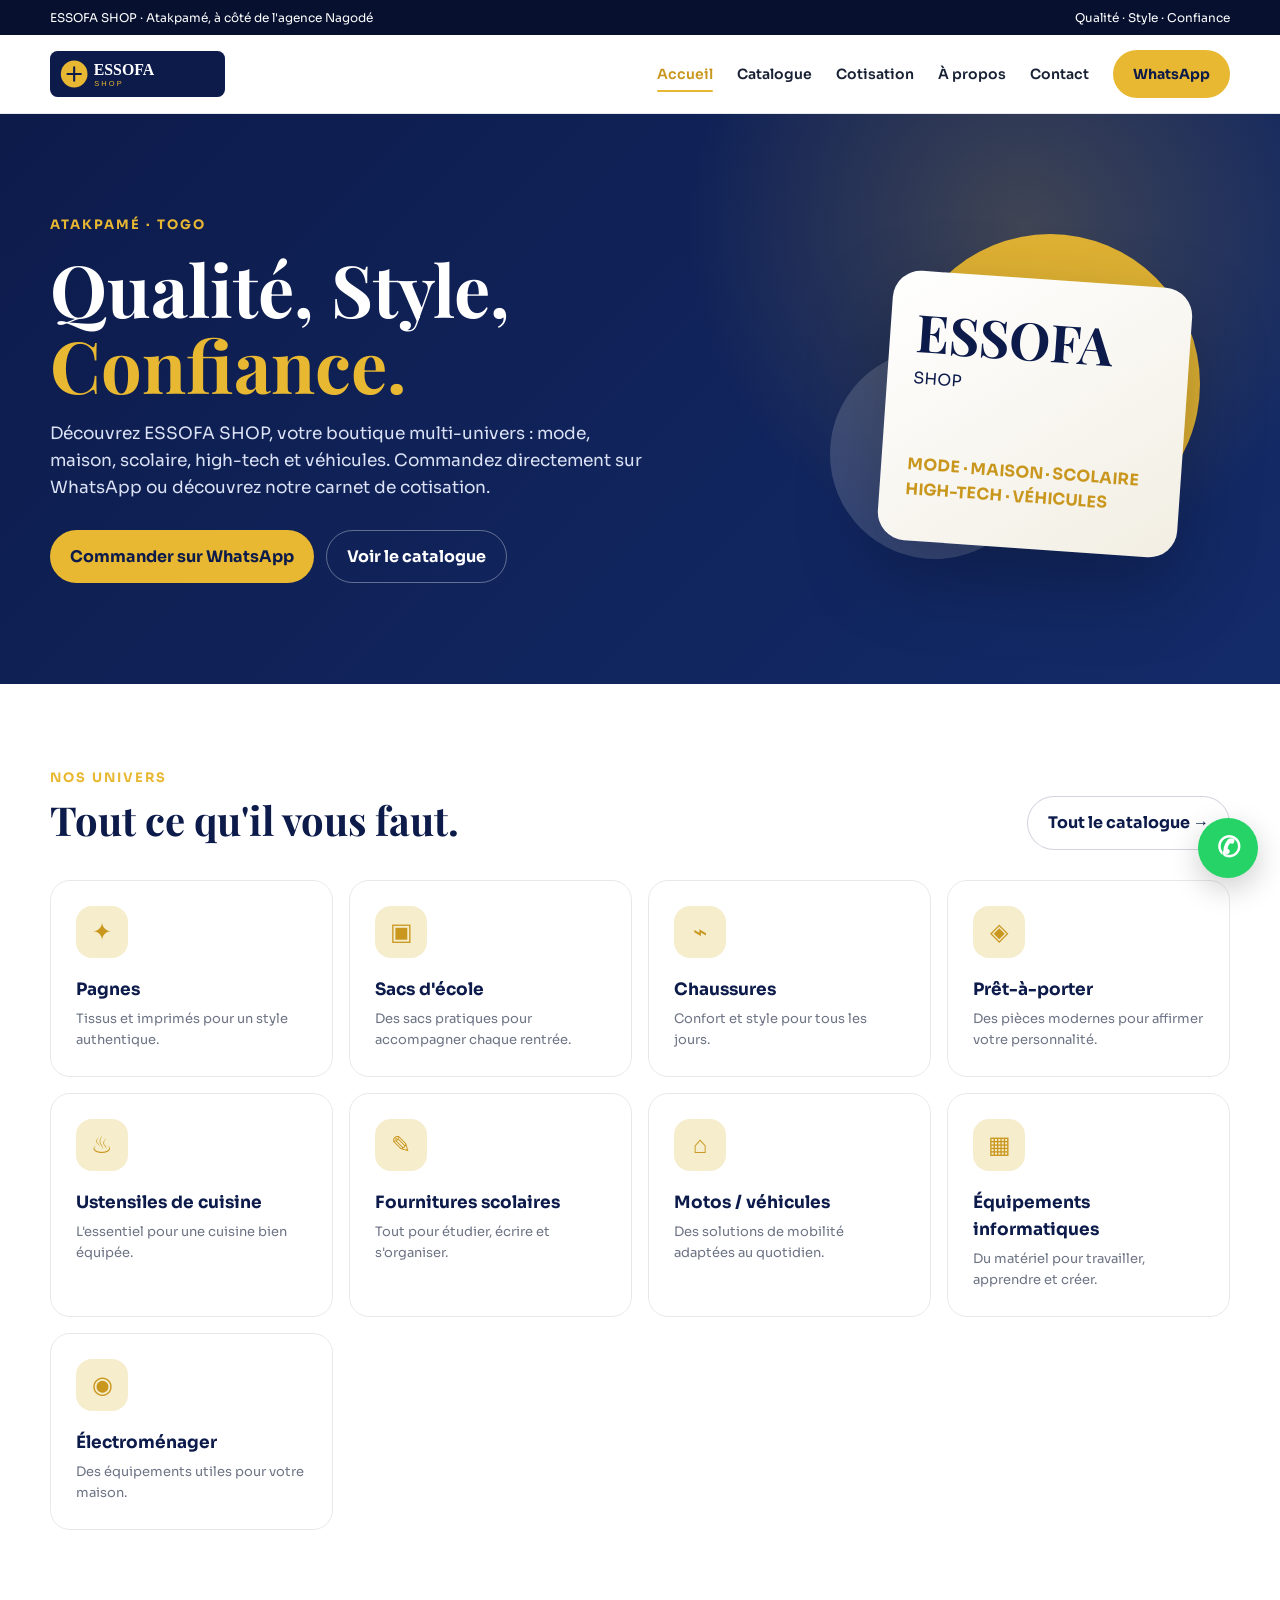
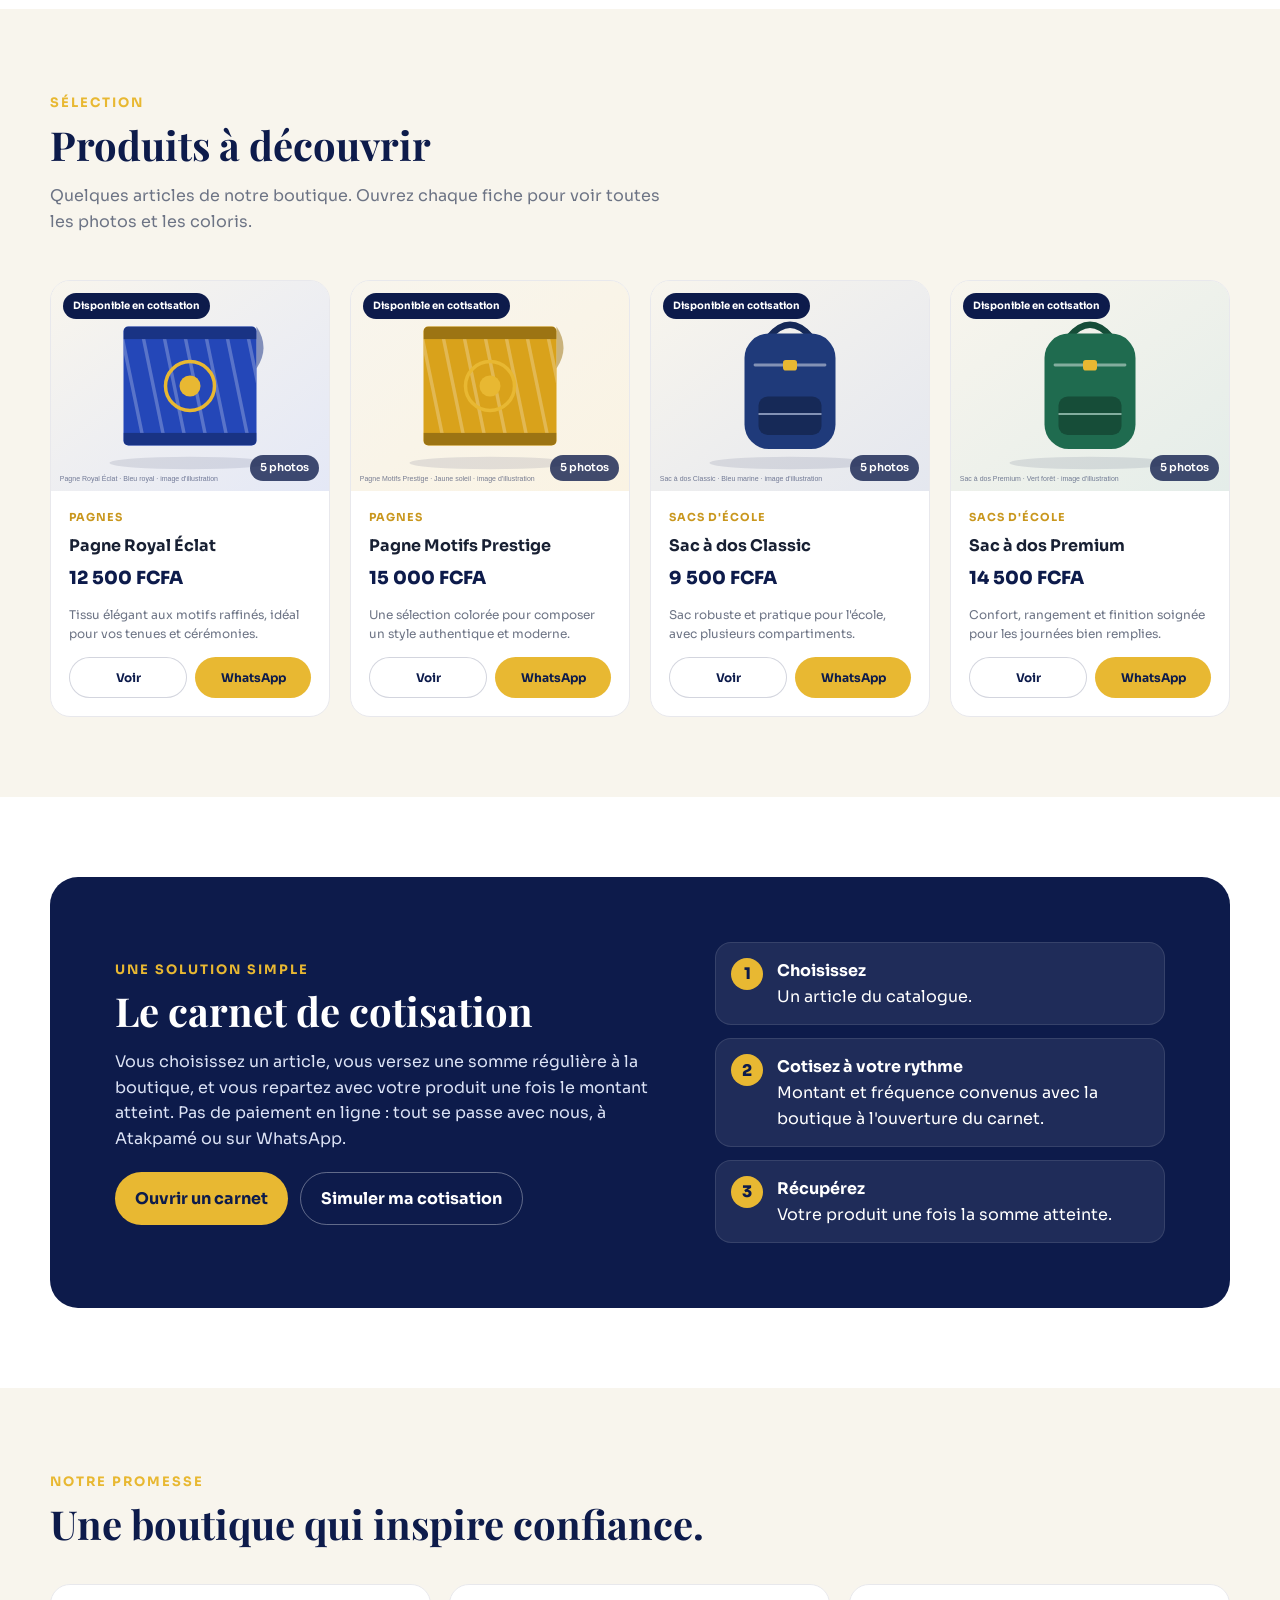
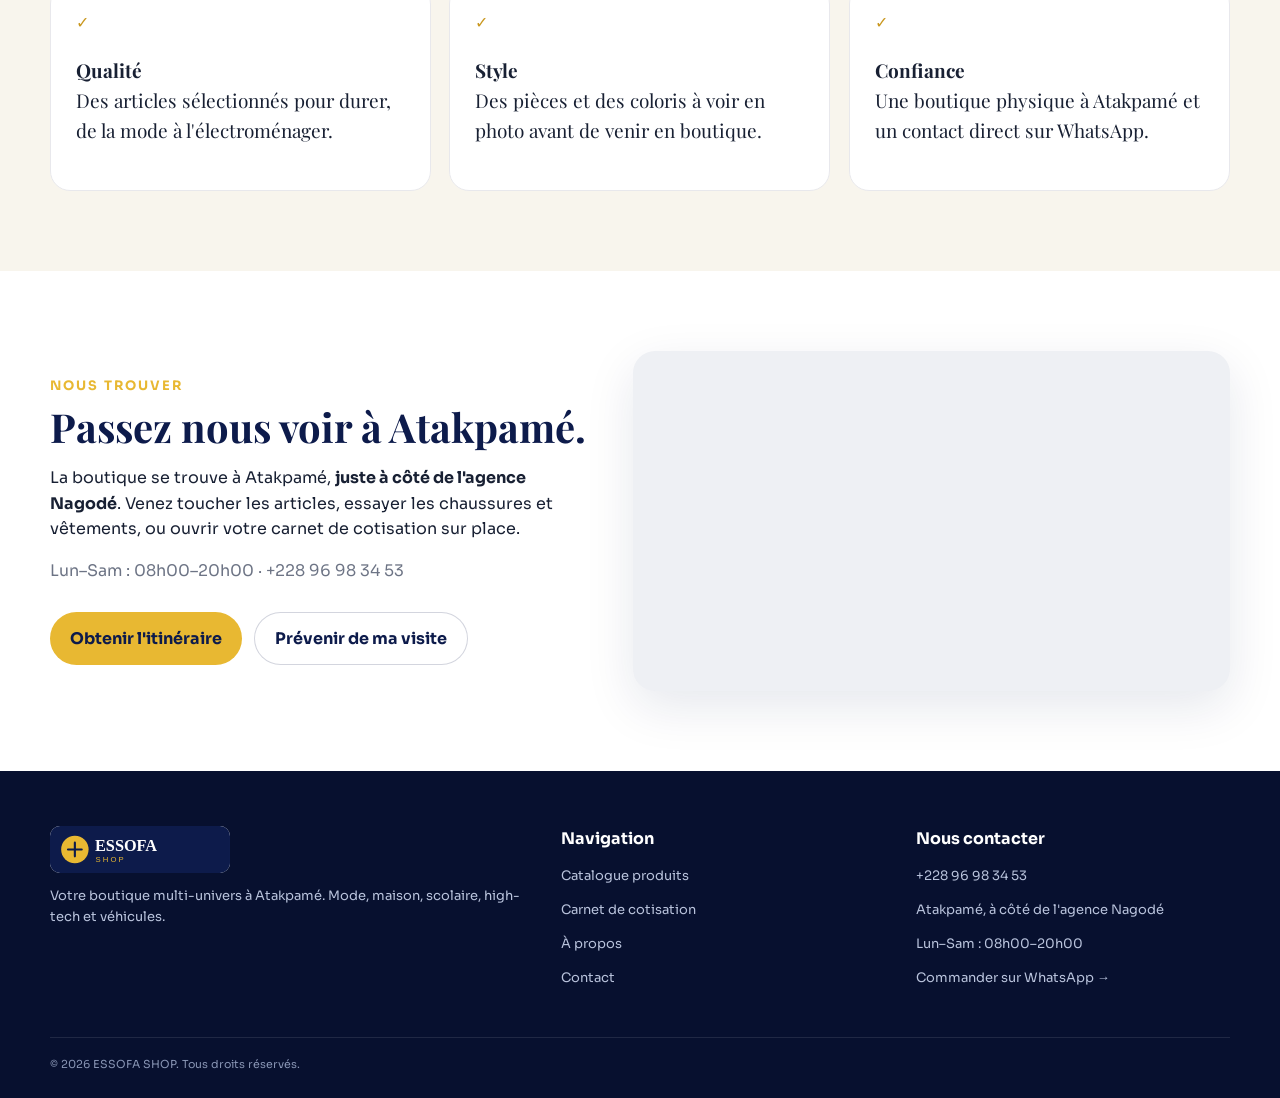
<file: index.html>
<!doctype html>
<html lang="fr">

<head>
    <meta charset="UTF-8">
    <meta name="viewport" content="width=device-width, initial-scale=1.0">
    <meta name="description"
        content="ESSOFA SHOP — Qualité, Style, Confiance. Catalogue produits et cotisation par carnet à Atakpamé, Togo.">
    <link rel="icon" href="assets/favicon.svg">
    <link rel="stylesheet" href="css/style.css">
    <title>ESSOFA SHOP — Qualité, Style, Confiance</title>
</head>

<body>
    <div class="topbar">
        <div class="container"><span>ESSOFA SHOP · Atakpamé, à côté de l'agence Nagodé</span><span>Qualité · Style · Confiance</span></div>
    </div>
    <nav class="nav">
        <div class="container navin"><a href="index.html"><img class="logo" src="assets/logo.svg"
                    alt="ESSOFA SHOP"></a><button class="menu" aria-label="Menu">☰</button>
            <div class="links"><a href="index.html">Accueil</a><a href="catalogue.html">Catalogue</a><a
                    href="cotisation.html">Cotisation</a><a href="a-propos.html">À propos</a><a
                    href="contact.html">Contact</a><a class="btn btn-gold wa" href="#">WhatsApp</a></div>
        </div>
    </nav>
    <header class="hero">
        <div class="container">
            <div>
                <div class="eyebrow">Atakpamé · Togo</div>
                <h1>Qualité, Style,<br><span style="color:var(--gold)">Confiance.</span></h1>
                <p>Découvrez ESSOFA SHOP, votre boutique multi-univers : mode, maison, scolaire, high-tech et véhicules.
                    Commandez directement sur WhatsApp ou découvrez notre carnet de cotisation.</p>
                <div class="actions"><a class="btn btn-gold wa" href="#">Commander sur WhatsApp</a><a class="btn"
                        style="border:1px solid rgba(255,255,255,.35);color:#fff" href="catalogue.html">Voir le
                        catalogue</a></div>
            </div>
            <div class="hero-art">
                <div class="orb one"></div>
                <div class="orb two"></div>
                <div class="hero-card">
                    <div class="mark">ESSOFA</div>
                    <div>SHOP</div>
                    <div class="mini">MODE · MAISON · SCOLAIRE<br>HIGH-TECH · VÉHICULES</div>
                </div>
            </div>
        </div>
    </header>
    <section class="section">
        <div class="container">
            <div class="section-head">
                <div>
                    <div class="eyebrow">Nos univers</div>
                    <h2>Tout ce qu'il vous faut.</h2>
                </div><a class="btn btn-outline" href="catalogue.html">Tout le catalogue →</a>
            </div>
            <div class="universes" data-categories></div>
        </div>
    </section>
    <section class="section alt">
        <div class="container">
            <div class="section-head">
                <div>
                    <div class="eyebrow">Sélection</div>
                    <h2>Produits à découvrir</h2>
                    <p>Quelques articles de notre boutique. Ouvrez chaque fiche pour voir toutes les photos et les coloris.</p>
                </div>
            </div>
            <div class="products" data-featured></div>
        </div>
    </section>
    <section class="section">
        <div class="container">
            <div class="cotise">
                <div>
                    <div class="eyebrow">Une solution simple</div>
                    <h2>Le carnet de cotisation</h2>
                    <p>Vous choisissez un article, vous versez une somme régulière à la boutique, et vous repartez avec
                        votre produit une fois le montant atteint. Pas de paiement en ligne : tout se passe avec nous, à
                        Atakpamé ou sur WhatsApp.</p><div class="actions" style="margin-top:20px"><a
                        class="btn btn-gold wa" data-msg="cotisation" href="#">Ouvrir un carnet</a><a class="btn"
                        style="border:1px solid rgba(255,255,255,.35);color:#fff" href="cotisation.html">Simuler ma cotisation</a></div>
                </div>
                <div class="steps">
                    <div class="step"><span class="num">1</span>
                        <div><b>Choisissez</b><br>Un article du catalogue.</div>
                    </div>
                    <div class="step"><span class="num">2</span>
                        <div><b>Cotisez à votre rythme</b><br>Montant et fréquence convenus avec la boutique à l'ouverture du carnet.</div>
                    </div>
                    <div class="step"><span class="num">3</span>
                        <div><b>Récupérez</b><br>Votre produit une fois la somme atteinte.</div>
                    </div>
                </div>
            </div>
        </div>
    </section>
    <section class="section alt">
        <div class="container">
            <div class="section-head">
                <div>
                    <div class="eyebrow">Notre promesse</div>
                    <h2>Une boutique qui inspire confiance.</h2>
                </div>
            </div>
            <div class="testimonials">
                <div class="quote"><div class="stars">✓</div><p><b>Qualité</b><br>Des articles sélectionnés pour durer, de la mode à l'électroménager.</p></div>
                <div class="quote"><div class="stars">✓</div><p><b>Style</b><br>Des pièces et des coloris à voir en photo avant de venir en boutique.</p></div>
                <div class="quote"><div class="stars">✓</div><p><b>Confiance</b><br>Une boutique physique à Atakpamé et un contact direct sur WhatsApp.</p></div>
            </div>
        </div>
    </section>
    <section class="section">
        <div class="container">
            <div class="visit">
                <div>
                    <div class="eyebrow">Nous trouver</div>
                    <h2>Passez nous voir à Atakpamé.</h2>
                    <p>La boutique se trouve à Atakpamé, <b>juste à côté de l'agence Nagodé</b>. Venez toucher les articles,
                        essayer les chaussures et vêtements, ou ouvrir votre carnet de cotisation sur place.</p>
                    <p class="muted">Lun–Sam : 08h00–20h00 · <span class="phone-display"></span></p>
                    <div class="actions"><a class="btn btn-gold" target="_blank" rel="noopener" id="itin" href="#">Obtenir l'itinéraire</a><a class="btn btn-outline wa" data-msg="visite" href="#">Prévenir de ma visite</a></div>
                </div>
                <iframe class="map-embed" id="map" title="Carte : ESSOFA SHOP, Atakpamé" loading="lazy" referrerpolicy="no-referrer-when-downgrade"></iframe>
            </div>
        </div>
    </section>
    <footer class="footer">
        <div class="container footer-grid">
            <div><img src="assets/logo.svg" style="width:180px;background:#fff;border-radius:10px" alt="ESSOFA SHOP">
                <p>Votre boutique multi-univers à Atakpamé. Mode, maison, scolaire, high-tech et véhicules.</p>
            </div>
            <div>
                <h4>Navigation</h4>
                <p><a href="catalogue.html">Catalogue produits</a></p>
                <p><a href="cotisation.html">Carnet de cotisation</a></p>
                <p><a href="a-propos.html">À propos</a></p>
                <p><a href="contact.html">Contact</a></p>
            </div>
            <div>
                <h4>Nous contacter</h4>
                <p class="phone-display">+228 96 98 34 53</p>
                <p>Atakpamé, à côté de l'agence Nagodé</p>
                <p>Lun–Sam : 08h00–20h00</p>
                <p><a class="wa" href="#">Commander sur WhatsApp →</a></p>
            </div>
        </div>
        <div class="container copy">© 2026 ESSOFA SHOP. Tous droits réservés.</div>
    </footer><a class="whatsapp wa" href="#" aria-label="Contacter ESSOFA SHOP sur WhatsApp">✆</a>
    <script src="js/config.js"></script>
    <script src="js/data.js"></script>
    <script src="js/app.js"></script>
    <script>
        const m = document.getElementById("map"), it = document.getElementById("itin"), q = encodeURIComponent(SITE_CONFIG.MAP_QUERY);
        if (m) m.src = `https://www.google.com/maps?q=${q}&output=embed`;
        if (it) it.href = `https://www.google.com/maps/search/?api=1&query=${q}`;
    </script>
</body>

</html>
</file>
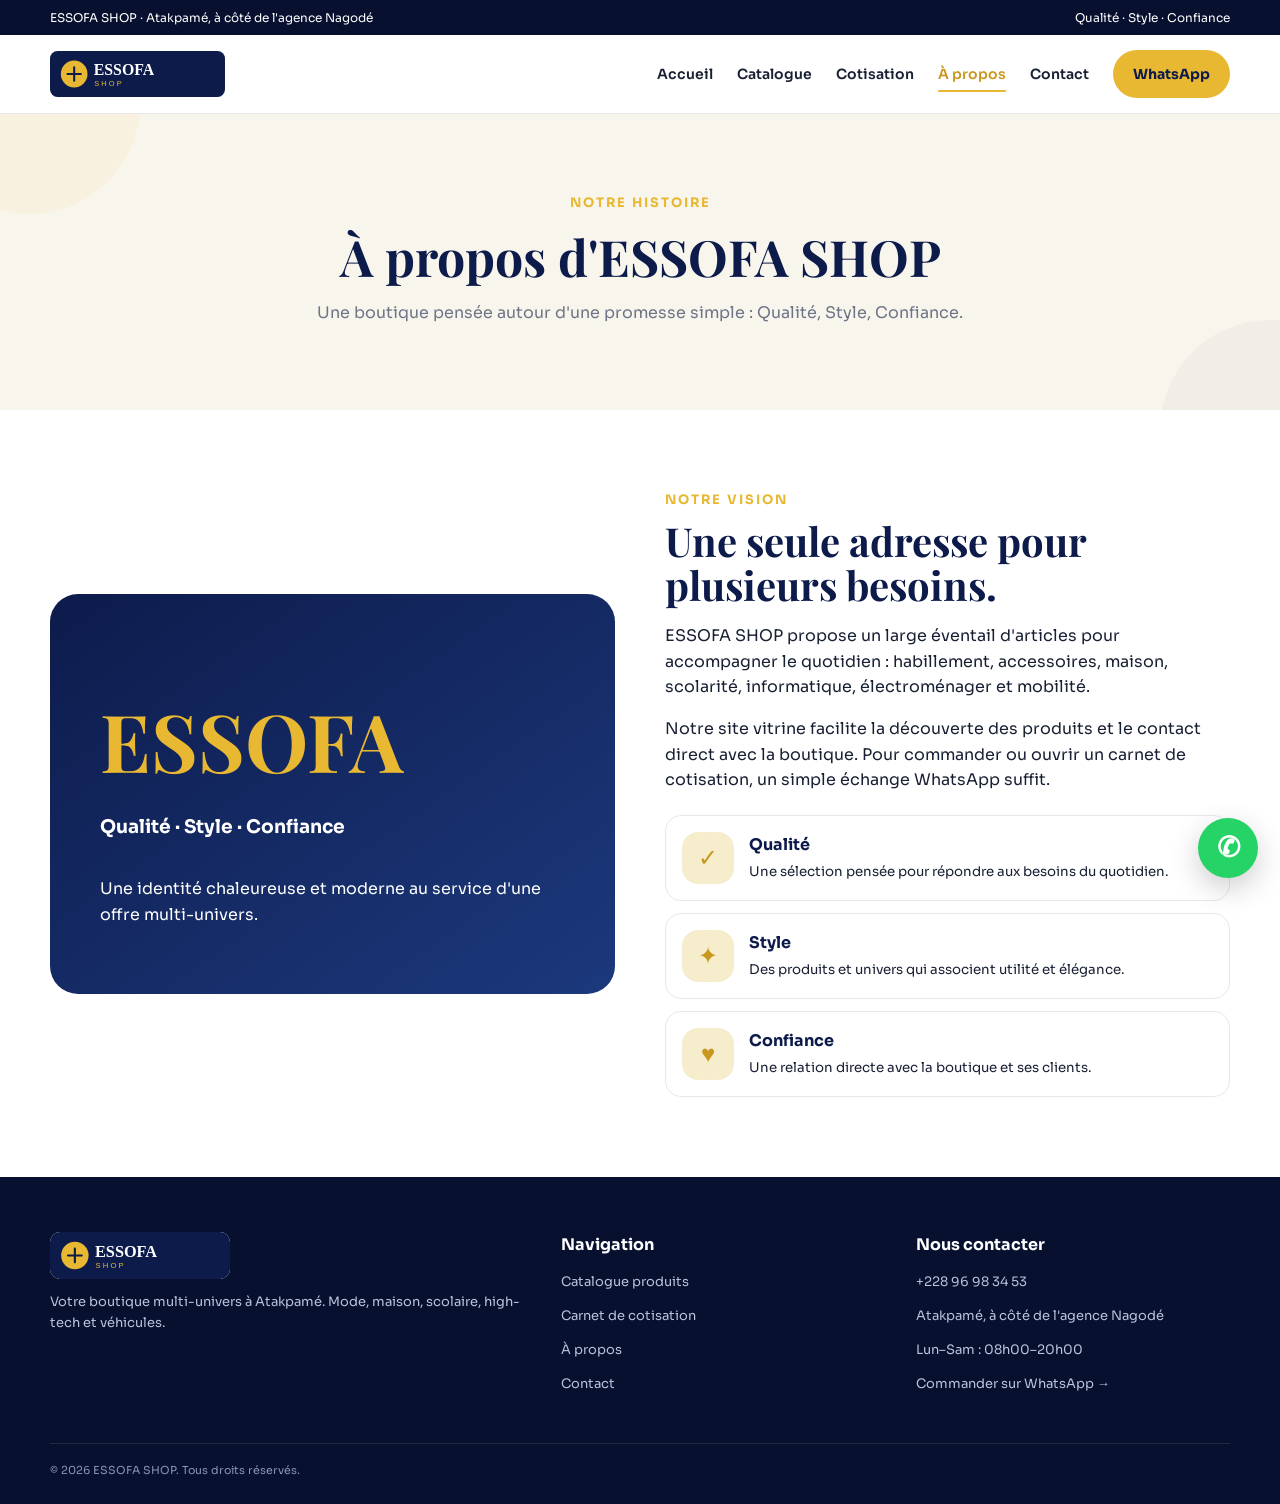
<file: a-propos.html>
<!doctype html>
<html lang="fr">

<head>
    <meta charset="UTF-8">
    <meta name="viewport" content="width=device-width, initial-scale=1.0">
    <meta name="description"
        content="ESSOFA SHOP — Qualité, Style, Confiance. Catalogue produits et cotisation par carnet à Atakpamé, Togo.">
    <link rel="icon" href="assets/favicon.svg">
    <link rel="stylesheet" href="css/style.css">
    <title>À propos — ESSOFA SHOP</title>
</head>

<body>
    <div class="topbar">
        <div class="container"><span>ESSOFA SHOP · Atakpamé, à côté de l'agence Nagodé</span><span>Qualité · Style · Confiance</span></div>
    </div>
    <nav class="nav">
        <div class="container navin"><a href="index.html"><img class="logo" src="assets/logo.svg"
                    alt="ESSOFA SHOP"></a><button class="menu" aria-label="Menu">☰</button>
            <div class="links"><a href="index.html">Accueil</a><a href="catalogue.html">Catalogue</a><a
                    href="cotisation.html">Cotisation</a><a href="a-propos.html">À propos</a><a
                    href="contact.html">Contact</a><a class="btn btn-gold wa" href="#">WhatsApp</a></div>
        </div>
    </nav>
    <header class="page-hero">
        <div class="container">
            <div class="eyebrow">Notre histoire</div>
            <h1>À propos d'ESSOFA SHOP</h1>
            <p>Une boutique pensée autour d'une promesse simple : Qualité, Style, Confiance.</p>
        </div>
    </header>
    <main>
        <section class="section">
            <div class="container">
                <div class="about-grid">
                    <div class="about-card"><strong>ESSOFA</strong>
                        <h3>Qualité · Style · Confiance</h3>
                        <p>Une identité chaleureuse et moderne au service d'une offre multi-univers.</p>
                    </div>
                    <div>
                        <div class="eyebrow">Notre vision</div>
                        <h2>Une seule adresse pour plusieurs besoins.</h2>
                        <p>ESSOFA SHOP propose un large éventail d'articles pour accompagner le quotidien : habillement,
                            accessoires, maison, scolarité, informatique, électroménager et mobilité.</p>
                        <p>Notre site vitrine facilite la découverte des produits et le contact direct avec la boutique.
                            Pour commander ou ouvrir un carnet de cotisation, un simple échange WhatsApp suffit.</p>
                        <div class="values">
                            <div class="value">
                                <div class="cat-icon">✓</div>
                                <div><b>Qualité</b><br><small>Une sélection pensée pour répondre aux besoins du
                                        quotidien.</small></div>
                            </div>
                            <div class="value">
                                <div class="cat-icon">✦</div>
                                <div><b>Style</b><br><small>Des produits et univers qui associent utilité et
                                        élégance.</small></div>
                            </div>
                            <div class="value">
                                <div class="cat-icon">♥</div>
                                <div><b>Confiance</b><br><small>Une relation directe avec la boutique et ses
                                        clients.</small></div>
                            </div>
                        </div>
                    </div>
                </div>
            </div>
        </section>
    </main>
    <footer class="footer">
        <div class="container footer-grid">
            <div><img src="assets/logo.svg" style="width:180px;background:#fff;border-radius:10px" alt="ESSOFA SHOP">
                <p>Votre boutique multi-univers à Atakpamé. Mode, maison, scolaire, high-tech et véhicules.</p>
            </div>
            <div>
                <h4>Navigation</h4>
                <p><a href="catalogue.html">Catalogue produits</a></p>
                <p><a href="cotisation.html">Carnet de cotisation</a></p>
                <p><a href="a-propos.html">À propos</a></p>
                <p><a href="contact.html">Contact</a></p>
            </div>
            <div>
                <h4>Nous contacter</h4>
                <p class="phone-display">+228 96 98 34 53</p>
                <p>Atakpamé, à côté de l'agence Nagodé</p>
                <p>Lun–Sam : 08h00–20h00</p>
                <p><a class="wa" href="#">Commander sur WhatsApp →</a></p>
            </div>
        </div>
        <div class="container copy">© 2026 ESSOFA SHOP. Tous droits réservés.</div>
    </footer><a class="whatsapp wa" href="#" aria-label="Contacter ESSOFA SHOP sur WhatsApp">✆</a>
    <script src="js/config.js"></script>
    <script src="js/data.js"></script>
    <script src="js/app.js"></script>
</body>

</html>
</file>
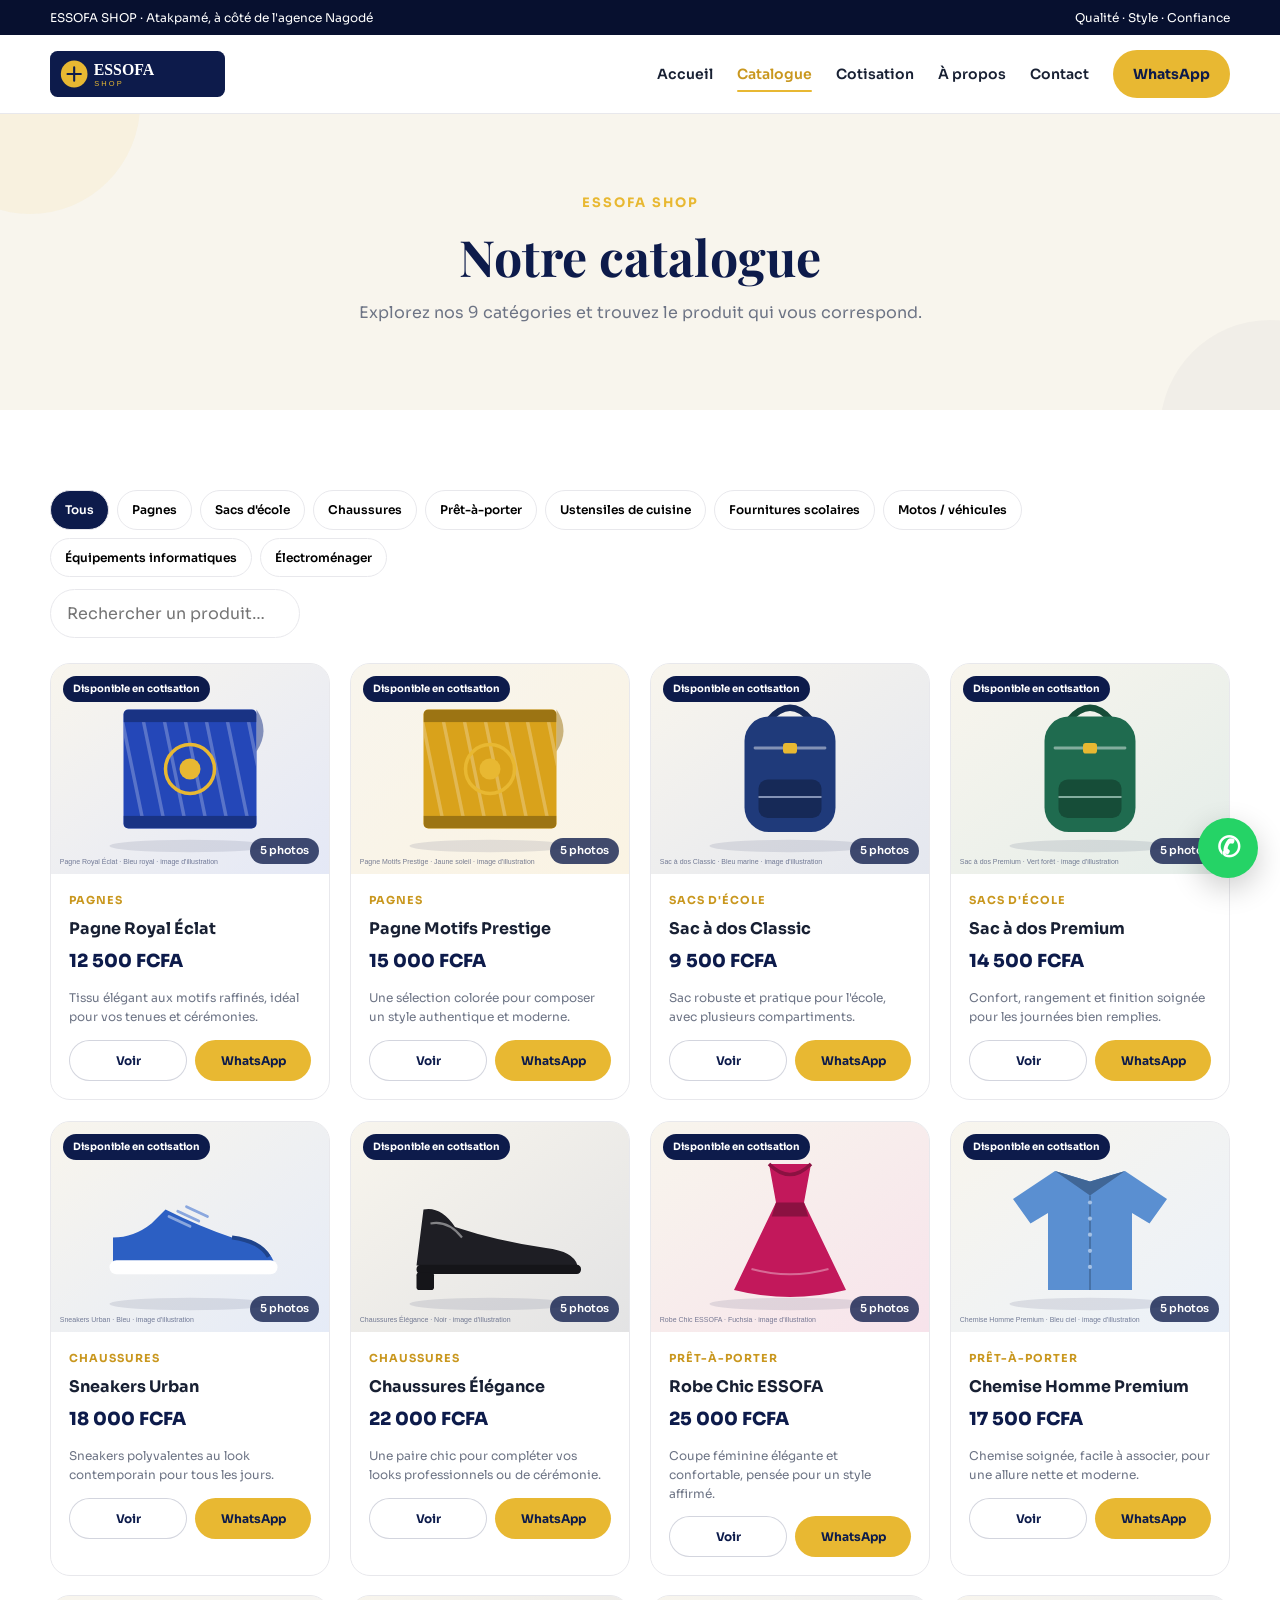
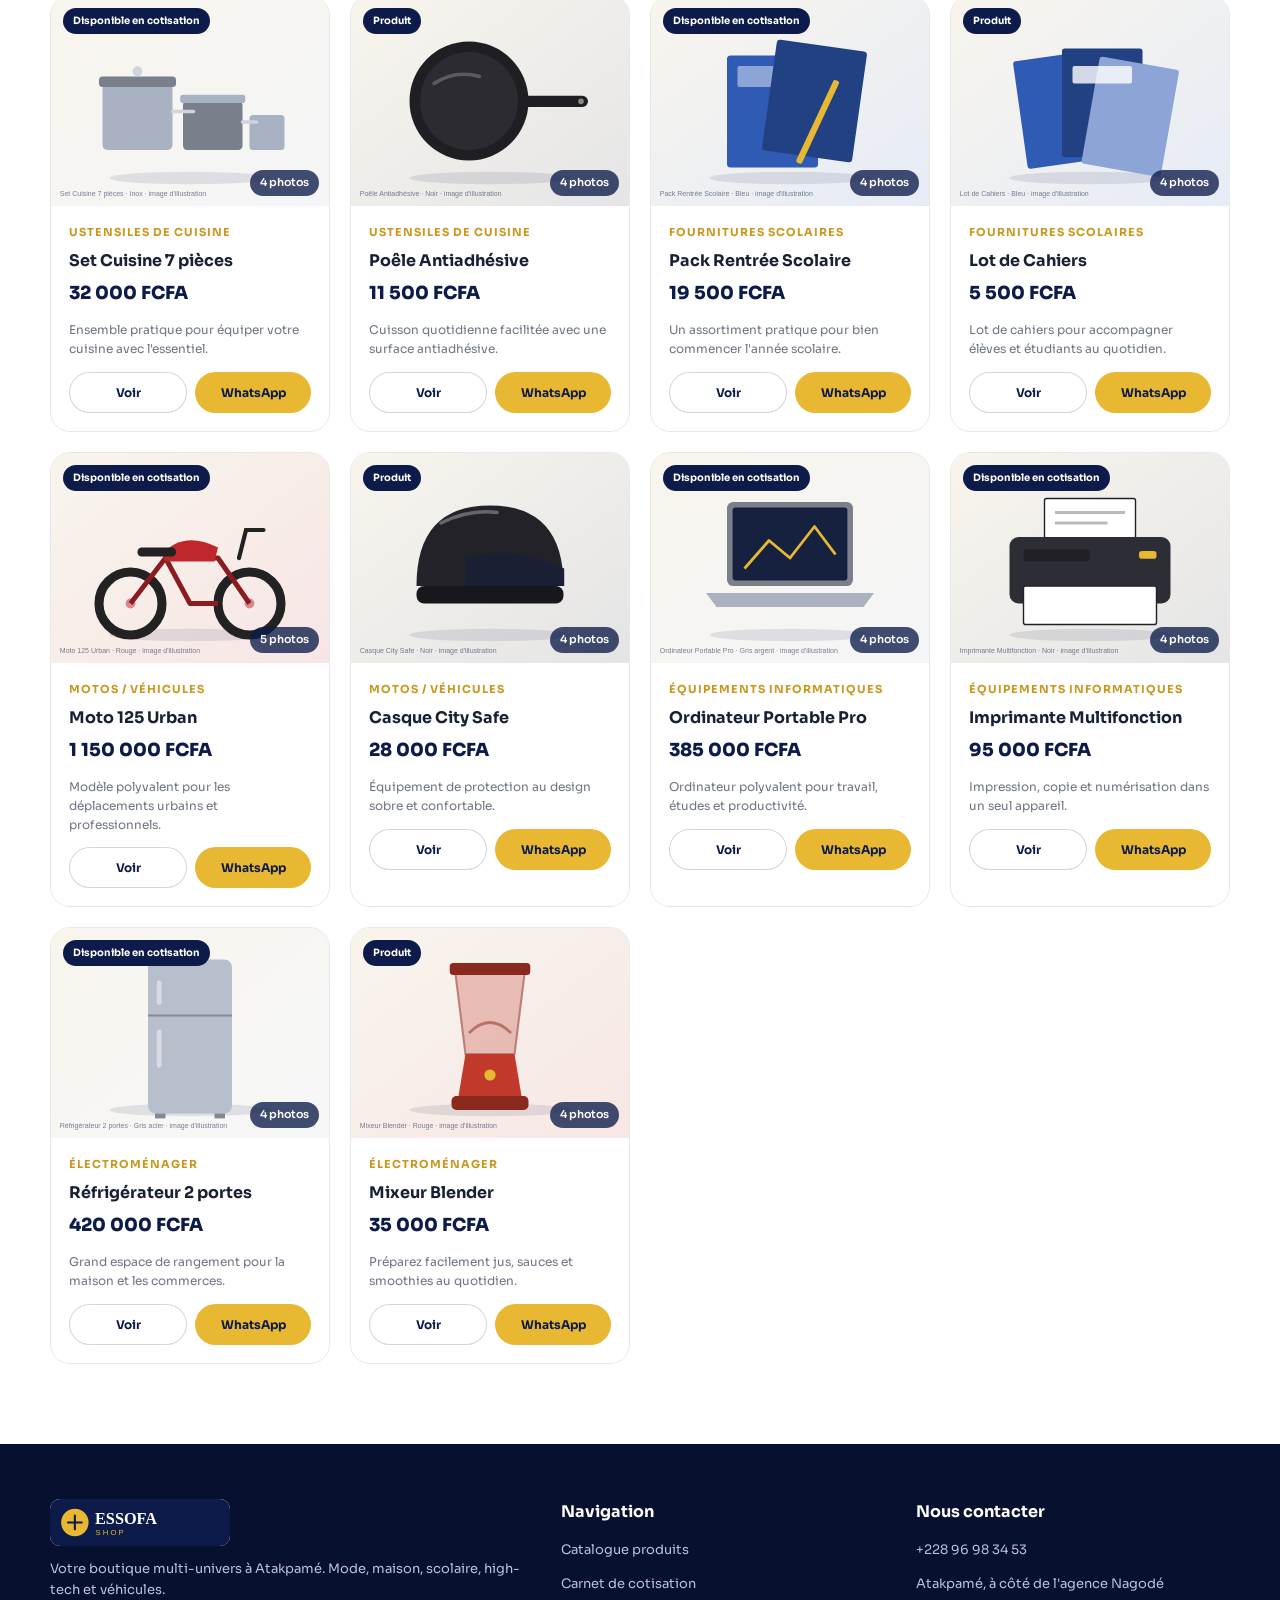
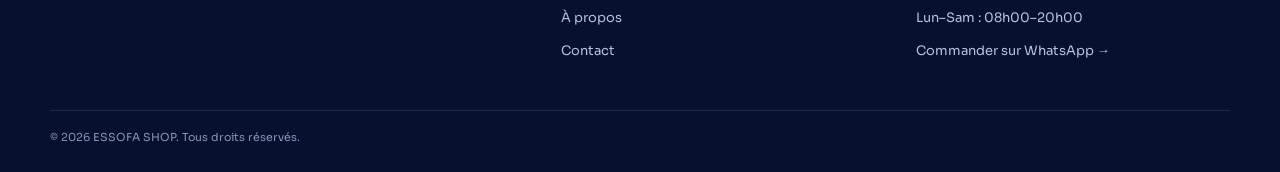
<file: catalogue.html>
<!doctype html>
<html lang="fr">

<head>
    <meta charset="UTF-8">
    <meta name="viewport" content="width=device-width, initial-scale=1.0">
    <meta name="description"
        content="ESSOFA SHOP — Qualité, Style, Confiance. Catalogue produits et cotisation par carnet à Atakpamé, Togo.">
    <link rel="icon" href="assets/favicon.svg">
    <link rel="stylesheet" href="css/style.css">
    <title>Catalogue — ESSOFA SHOP</title>
</head>

<body>
    <div class="topbar">
        <div class="container"><span>ESSOFA SHOP · Atakpamé, à côté de l'agence Nagodé</span><span>Qualité · Style · Confiance</span></div>
    </div>
    <nav class="nav">
        <div class="container navin"><a href="index.html"><img class="logo" src="assets/logo.svg"
                    alt="ESSOFA SHOP"></a><button class="menu" aria-label="Menu">☰</button>
            <div class="links"><a href="index.html">Accueil</a><a href="catalogue.html">Catalogue</a><a
                    href="cotisation.html">Cotisation</a><a href="a-propos.html">À propos</a><a
                    href="contact.html">Contact</a><a class="btn btn-gold wa" href="#">WhatsApp</a></div>
        </div>
    </nav>
    <header class="page-hero">
        <div class="container">
            <div class="eyebrow">ESSOFA SHOP</div>
            <h1>Notre catalogue</h1>
            <p>Explorez nos 9 catégories et trouvez le produit qui vous correspond.</p>
        </div>
    </header>
    <main class="section">
        <div class="container">
            <div class="toolbar">
                <div id="filters" class="filters"></div><input id="search" class="search"
                    placeholder="Rechercher un produit…">
            </div>
            <div id="product-grid" class="products"></div>
        </div>
    </main>
    <footer class="footer">
        <div class="container footer-grid">
            <div><img src="assets/logo.svg" style="width:180px;background:#fff;border-radius:10px" alt="ESSOFA SHOP">
                <p>Votre boutique multi-univers à Atakpamé. Mode, maison, scolaire, high-tech et véhicules.</p>
            </div>
            <div>
                <h4>Navigation</h4>
                <p><a href="catalogue.html">Catalogue produits</a></p>
                <p><a href="cotisation.html">Carnet de cotisation</a></p>
                <p><a href="a-propos.html">À propos</a></p>
                <p><a href="contact.html">Contact</a></p>
            </div>
            <div>
                <h4>Nous contacter</h4>
                <p class="phone-display">+228 96 98 34 53</p>
                <p>Atakpamé, à côté de l'agence Nagodé</p>
                <p>Lun–Sam : 08h00–20h00</p>
                <p><a class="wa" href="#">Commander sur WhatsApp →</a></p>
            </div>
        </div>
        <div class="container copy">© 2026 ESSOFA SHOP. Tous droits réservés.</div>
    </footer><a class="whatsapp wa" href="#" aria-label="Contacter ESSOFA SHOP sur WhatsApp">✆</a>
    <script src="js/config.js"></script>
    <script src="js/data.js"></script>
    <script src="js/app.js"></script>
</body>

</html>
</file>
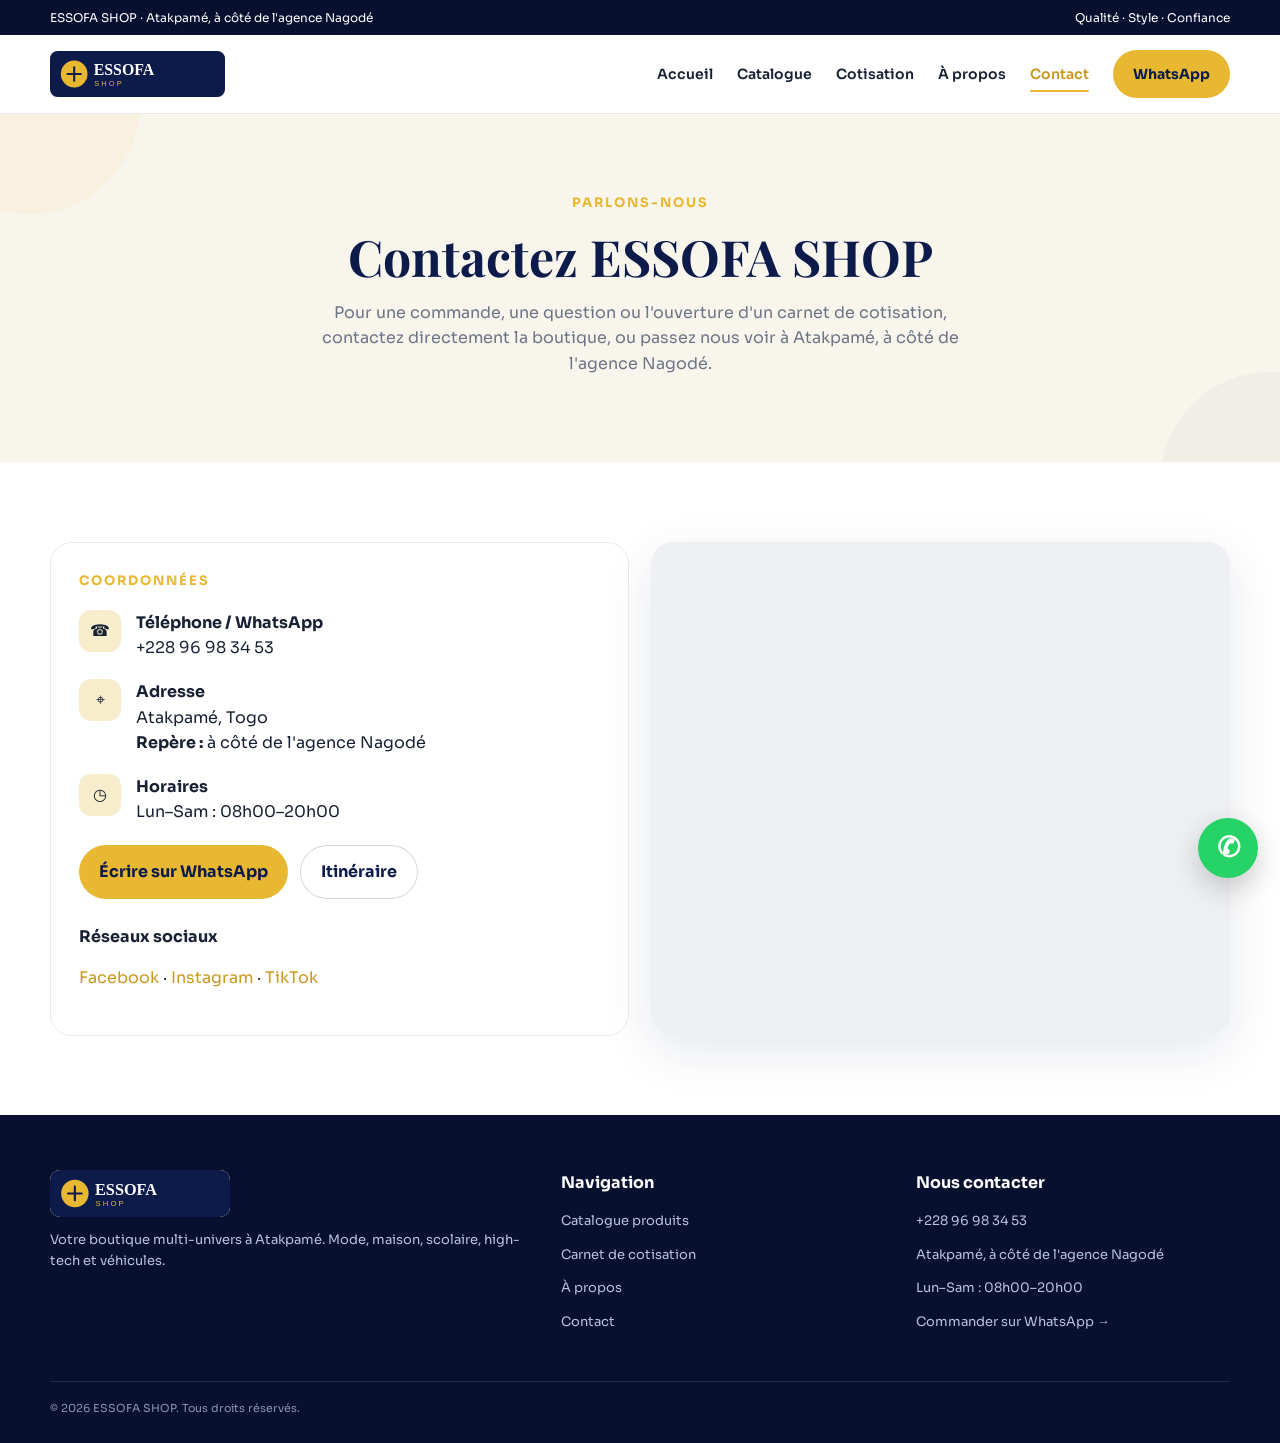
<file: contact.html>
<!doctype html>
<html lang="fr">

<head>
    <meta charset="UTF-8">
    <meta name="viewport" content="width=device-width, initial-scale=1.0">
    <meta name="description"
        content="ESSOFA SHOP — Qualité, Style, Confiance. Catalogue produits et cotisation par carnet à Atakpamé, Togo.">
    <link rel="icon" href="assets/favicon.svg">
    <link rel="stylesheet" href="css/style.css">
    <title>Contact — ESSOFA SHOP</title>
</head>

<body>
    <div class="topbar">
        <div class="container"><span>ESSOFA SHOP · Atakpamé, à côté de l'agence Nagodé</span><span>Qualité · Style · Confiance</span></div>
    </div>
    <nav class="nav">
        <div class="container navin"><a href="index.html"><img class="logo" src="assets/logo.svg"
                    alt="ESSOFA SHOP"></a><button class="menu" aria-label="Menu">☰</button>
            <div class="links"><a href="index.html">Accueil</a><a href="catalogue.html">Catalogue</a><a
                    href="cotisation.html">Cotisation</a><a href="a-propos.html">À propos</a><a
                    href="contact.html">Contact</a><a class="btn btn-gold wa" href="#">WhatsApp</a></div>
        </div>
    </nav>
    <header class="page-hero">
        <div class="container">
            <div class="eyebrow">Parlons-nous</div>
            <h1>Contactez ESSOFA SHOP</h1>
            <p>Pour une commande, une question ou l'ouverture d'un carnet de cotisation, contactez directement la
                boutique, ou passez nous voir à Atakpamé, à côté de l'agence Nagodé.</p>
        </div>
    </header>
    <main class="section">
        <div class="container">
            <div class="contact-grid">
                <div class="contact-card">
                    <div class="eyebrow">Coordonnées</div>
                    <div class="contact-row">
                        <div class="contact-icon">☎</div>
                        <div><b>Téléphone / WhatsApp</b><br><span class="phone-display"></span></div>
                    </div>
                    <div class="contact-row">
                        <div class="contact-icon">⌖</div>
                        <div><b>Adresse</b><br>Atakpamé, Togo<br><b>Repère :</b> à côté de l'agence Nagodé</div>
                    </div>
                    <div class="contact-row">
                        <div class="contact-icon">◷</div>
                        <div><b>Horaires</b><br>Lun–Sam : 08h00–20h00</div>
                    </div><div class="actions" style="margin-top:20px"><a class="btn btn-gold wa" href="#">Écrire sur WhatsApp</a><a class="btn btn-outline" id="itin" target="_blank" rel="noopener" href="#">Itinéraire</a></div>
                    <div style="margin-top:25px"><b>Réseaux sociaux</b>
                        <p><a href="#" style="color:var(--gold2)">Facebook</a> · <a href="#"
                                style="color:var(--gold2)">Instagram</a> · <a href="#"
                                style="color:var(--gold2)">TikTok</a></p>
                    </div>
                </div>
                <iframe class="map-embed" id="map" title="Carte : ESSOFA SHOP, Atakpamé" loading="lazy" referrerpolicy="no-referrer-when-downgrade"></iframe>
                </div>
        </div>
    </main>
    <footer class="footer">
        <div class="container footer-grid">
            <div><img src="assets/logo.svg" style="width:180px;background:#fff;border-radius:10px" alt="ESSOFA SHOP">
                <p>Votre boutique multi-univers à Atakpamé. Mode, maison, scolaire, high-tech et véhicules.</p>
            </div>
            <div>
                <h4>Navigation</h4>
                <p><a href="catalogue.html">Catalogue produits</a></p>
                <p><a href="cotisation.html">Carnet de cotisation</a></p>
                <p><a href="a-propos.html">À propos</a></p>
                <p><a href="contact.html">Contact</a></p>
            </div>
            <div>
                <h4>Nous contacter</h4>
                <p class="phone-display">+228 96 98 34 53</p>
                <p>Atakpamé, à côté de l'agence Nagodé</p>
                <p>Lun–Sam : 08h00–20h00</p>
                <p><a class="wa" href="#">Commander sur WhatsApp →</a></p>
            </div>
        </div>
        <div class="container copy">© 2026 ESSOFA SHOP. Tous droits réservés.</div>
    </footer><a class="whatsapp wa" href="#" aria-label="Contacter ESSOFA SHOP sur WhatsApp">✆</a>
    <script src="js/config.js"></script>
    <script src="js/data.js"></script>
    <script src="js/app.js"></script>
    <script>
        const m = document.getElementById("map"), it = document.getElementById("itin"), q = encodeURIComponent(SITE_CONFIG.MAP_QUERY);
        if (m) m.src = `https://www.google.com/maps?q=${q}&output=embed`;
        if (it) it.href = `https://www.google.com/maps/search/?api=1&query=${q}`;
    </script>
</body>

</html>
</file>
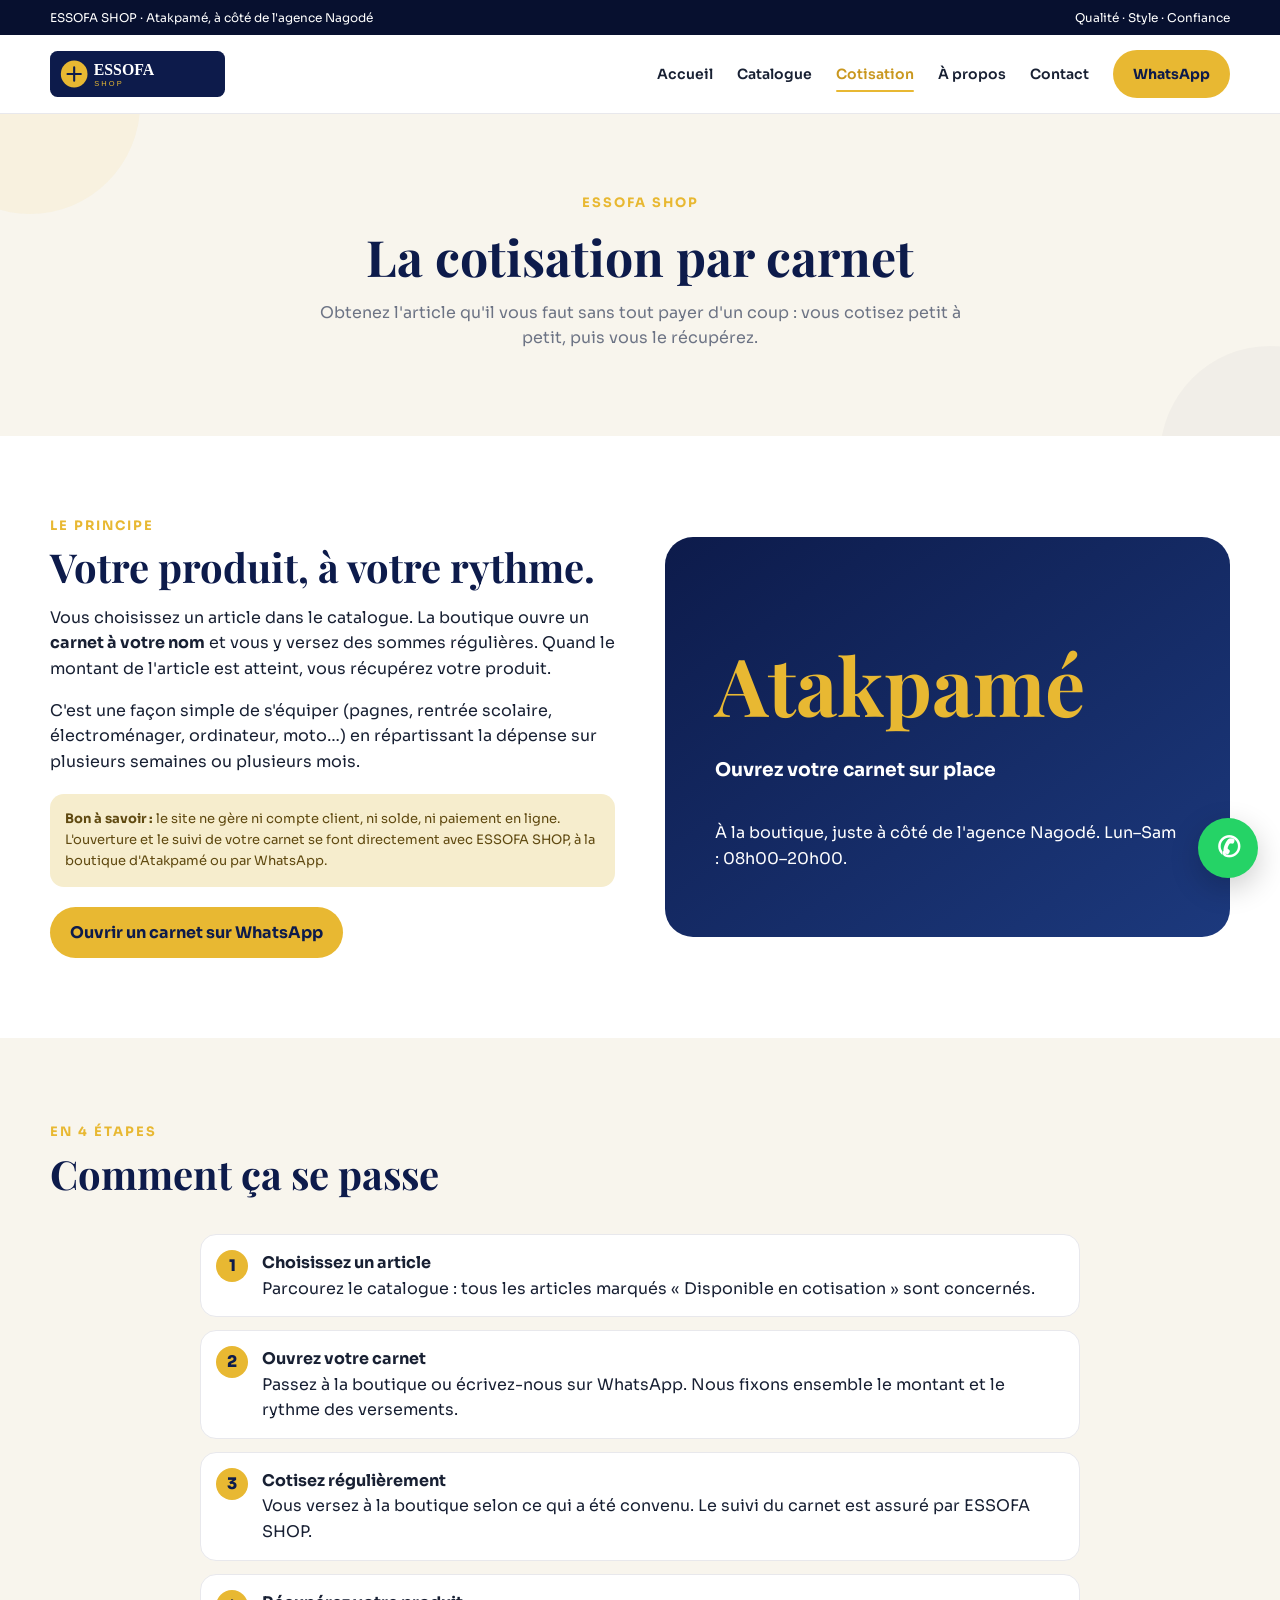
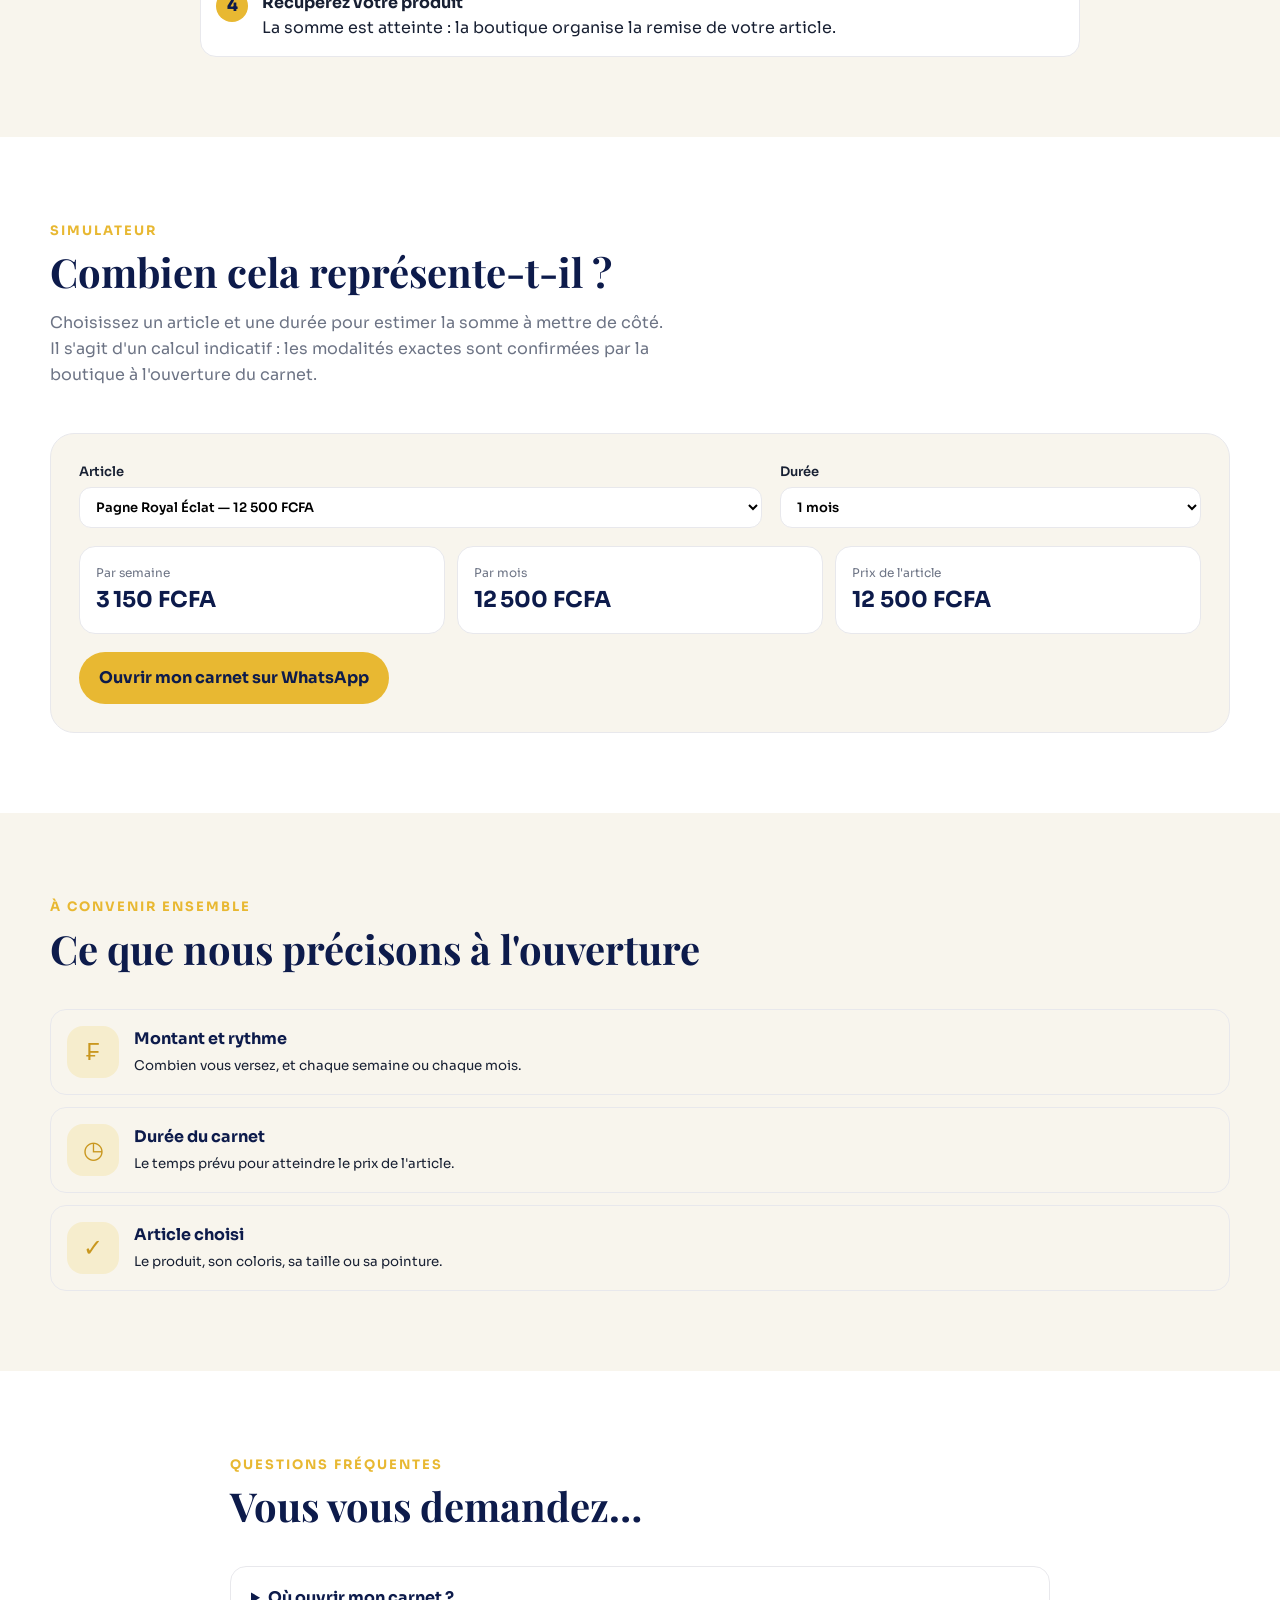
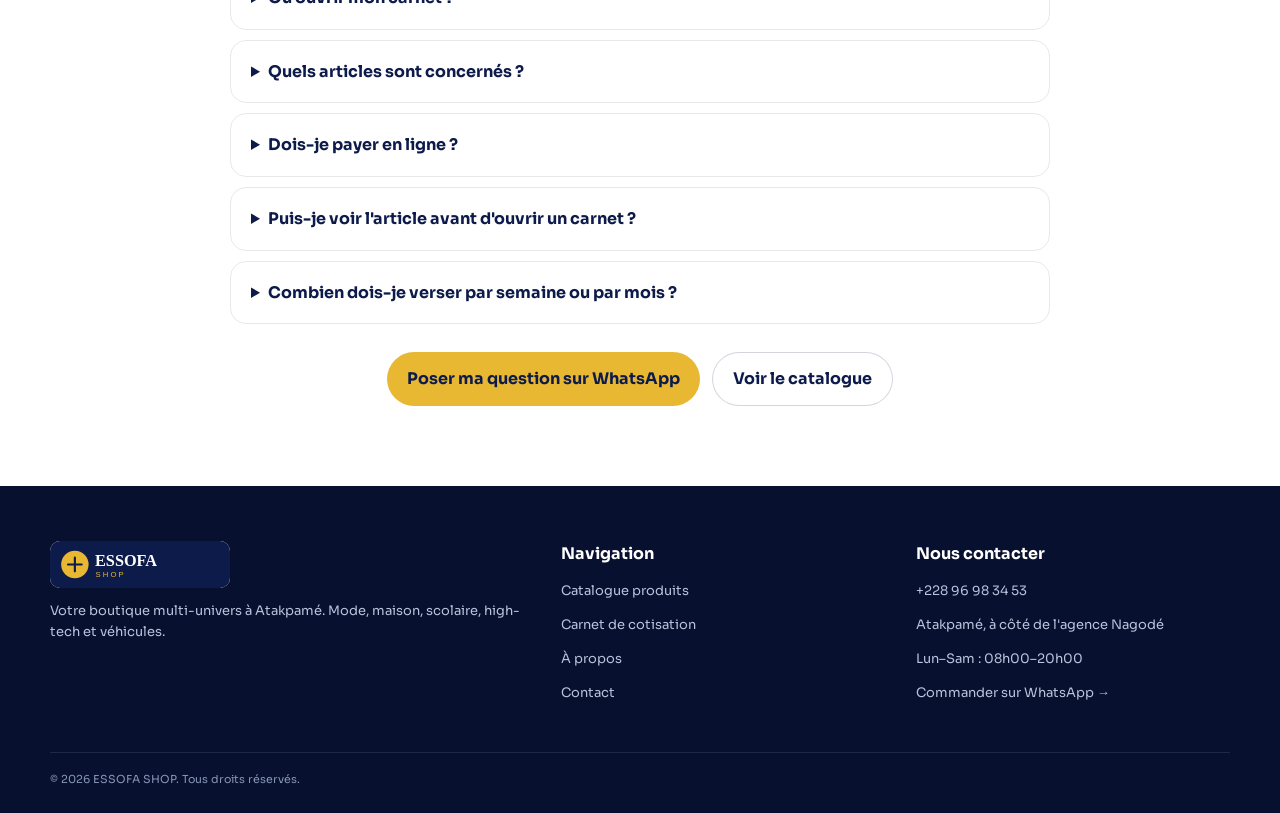
<file: cotisation.html>
<!doctype html>
<html lang="fr">

<head>
    <meta charset="UTF-8">
    <meta name="viewport" content="width=device-width, initial-scale=1.0">
    <meta name="description"
        content="ESSOFA SHOP — Qualité, Style, Confiance. Catalogue produits et cotisation par carnet à Atakpamé, Togo.">
    <link rel="icon" href="assets/favicon.svg">
    <link rel="stylesheet" href="css/style.css">
    <title>Cotisation par carnet — ESSOFA SHOP</title>
</head>

<body>
    <div class="topbar">
        <div class="container"><span>ESSOFA SHOP · Atakpamé, à côté de l'agence Nagodé</span><span>Qualité · Style · Confiance</span></div>
    </div>
    <nav class="nav">
        <div class="container navin"><a href="index.html"><img class="logo" src="assets/logo.svg"
                    alt="ESSOFA SHOP"></a><button class="menu" aria-label="Menu">☰</button>
            <div class="links"><a href="index.html">Accueil</a><a href="catalogue.html">Catalogue</a><a
                    href="cotisation.html">Cotisation</a><a href="a-propos.html">À propos</a><a
                    href="contact.html">Contact</a><a class="btn btn-gold wa" href="#">WhatsApp</a></div>
        </div>
    </nav>
    <header class="page-hero">
        <div class="container">
            <div class="eyebrow">ESSOFA SHOP</div>
            <h1>La cotisation par carnet</h1>
            <p>Obtenez l'article qu'il vous faut sans tout payer d'un coup : vous cotisez petit à petit, puis vous le récupérez.</p>
        </div>
    </header>
    <main>
        <section class="section">
            <div class="container">
                <div class="about-grid">
                    <div>
                        <div class="eyebrow">Le principe</div>
                        <h2>Votre produit, à votre rythme.</h2>
                        <p>Vous choisissez un article dans le catalogue. La boutique ouvre un <b>carnet à votre nom</b> et vous
                            y versez des sommes régulières. Quand le montant de l'article est atteint, vous récupérez votre produit.</p>
                        <p>C'est une façon simple de s'équiper (pagnes, rentrée scolaire, électroménager, ordinateur, moto…) en
                            répartissant la dépense sur plusieurs semaines ou plusieurs mois.</p>
                        <div class="notice"><b>Bon à savoir :</b> le site ne gère ni compte client, ni solde, ni paiement en
                            ligne. L'ouverture et le suivi de votre carnet se font directement avec ESSOFA SHOP, à la boutique
                            d'Atakpamé ou par WhatsApp.</div>
                        <a class="btn btn-gold wa" data-msg="cotisation" href="#">Ouvrir un carnet sur WhatsApp</a>
                    </div>
                    <div class="about-card"><strong>Atakpamé</strong>
                        <h3>Ouvrez votre carnet sur place</h3>
                        <p>À la boutique, juste à côté de l'agence Nagodé. Lun–Sam : 08h00–20h00.</p>
                    </div>
                </div>
            </div>
        </section>
        <section class="section alt">
            <div class="container">
                <div class="section-head"><div><div class="eyebrow">En 4 étapes</div><h2>Comment ça se passe</h2></div></div>
                <div class="steps steps-light">
                    <div class="step"><span class="num">1</span><div><b>Choisissez un article</b><br>Parcourez le catalogue : tous les articles marqués « Disponible en cotisation » sont concernés.</div></div>
                    <div class="step"><span class="num">2</span><div><b>Ouvrez votre carnet</b><br>Passez à la boutique ou écrivez-nous sur WhatsApp. Nous fixons ensemble le montant et le rythme des versements.</div></div>
                    <div class="step"><span class="num">3</span><div><b>Cotisez régulièrement</b><br>Vous versez à la boutique selon ce qui a été convenu. Le suivi du carnet est assuré par ESSOFA SHOP.</div></div>
                    <div class="step"><span class="num">4</span><div><b>Récupérez votre produit</b><br>La somme est atteinte : la boutique organise la remise de votre article.</div></div>
                </div>
            </div>
        </section>
        <section class="section">
            <div class="container">
                <div class="section-head"><div><div class="eyebrow">Simulateur</div><h2>Combien cela représente-t-il ?</h2>
                    <p>Choisissez un article et une durée pour estimer la somme à mettre de côté. Il s'agit d'un calcul indicatif : les modalités exactes sont confirmées par la boutique à l'ouverture du carnet.</p></div></div>
                <div class="sim-card" id="simulator"></div>
            </div>
        </section>
        <section class="section alt">
            <div class="container">
                <div class="section-head"><div><div class="eyebrow">À convenir ensemble</div><h2>Ce que nous précisons à l'ouverture</h2></div></div>
                <div class="values">
                    <div class="value"><div class="cat-icon">₣</div><div><b>Montant et rythme</b><br><small>Combien vous versez, et chaque semaine ou chaque mois.</small></div></div>
                    <div class="value"><div class="cat-icon">◷</div><div><b>Durée du carnet</b><br><small>Le temps prévu pour atteindre le prix de l'article.</small></div></div>
                    <div class="value"><div class="cat-icon">✓</div><div><b>Article choisi</b><br><small>Le produit, son coloris, sa taille ou sa pointure.</small></div></div>
                </div>
            </div>
        </section>
        <section class="section">
            <div class="container faq-wrap">
                <div class="section-head"><div><div class="eyebrow">Questions fréquentes</div><h2>Vous vous demandez…</h2></div></div>
                <details class="faq"><summary>Où ouvrir mon carnet ?</summary><p>À la boutique d'Atakpamé, à côté de l'agence Nagodé (lun–sam, 08h00–20h00), ou en nous écrivant sur WhatsApp pour commencer la discussion avant de passer.</p></details>
                <details class="faq"><summary>Quels articles sont concernés ?</summary><p>Ceux qui portent la mention « Disponible en cotisation » dans le catalogue. Les autres articles se commandent directement auprès de la boutique.</p></details>
                <details class="faq"><summary>Dois-je payer en ligne ?</summary><p>Non. Le site est une vitrine : aucun paiement ni compte n'est géré en ligne. Tout se fait avec la boutique.</p></details>
                <details class="faq"><summary>Puis-je voir l'article avant d'ouvrir un carnet ?</summary><p>Oui. Chaque fiche présente plusieurs photos et coloris, et vous pouvez venir voir l'article en boutique avant de vous décider.</p></details>
                <details class="faq"><summary>Combien dois-je verser par semaine ou par mois ?</summary><p>Cela dépend du prix de l'article et de la durée choisie. Utilisez le simulateur ci-dessus pour une première estimation, puis confirmez avec la boutique.</p></details>
                <div class="actions" style="justify-content:center"><a class="btn btn-gold wa" data-msg="cotisation" href="#">Poser ma question sur WhatsApp</a><a class="btn btn-outline" href="catalogue.html">Voir le catalogue</a></div>
            </div>
        </section>
    </main>
    <footer class="footer">
        <div class="container footer-grid">
            <div><img src="assets/logo.svg" style="width:180px;background:#fff;border-radius:10px" alt="ESSOFA SHOP">
                <p>Votre boutique multi-univers à Atakpamé. Mode, maison, scolaire, high-tech et véhicules.</p>
            </div>
            <div>
                <h4>Navigation</h4>
                <p><a href="catalogue.html">Catalogue produits</a></p>
                <p><a href="cotisation.html">Carnet de cotisation</a></p>
                <p><a href="a-propos.html">À propos</a></p>
                <p><a href="contact.html">Contact</a></p>
            </div>
            <div>
                <h4>Nous contacter</h4>
                <p class="phone-display">+228 96 98 34 53</p>
                <p>Atakpamé, à côté de l'agence Nagodé</p>
                <p>Lun–Sam : 08h00–20h00</p>
                <p><a class="wa" href="#">Commander sur WhatsApp →</a></p>
            </div>
        </div>
        <div class="container copy">© 2026 ESSOFA SHOP. Tous droits réservés.</div>
    </footer><a class="whatsapp wa" href="#" aria-label="Contacter ESSOFA SHOP sur WhatsApp">✆</a>
    <script src="js/config.js"></script>
    <script src="js/data.js"></script>
    <script src="js/app.js"></script>
</body>

</html>
</file>
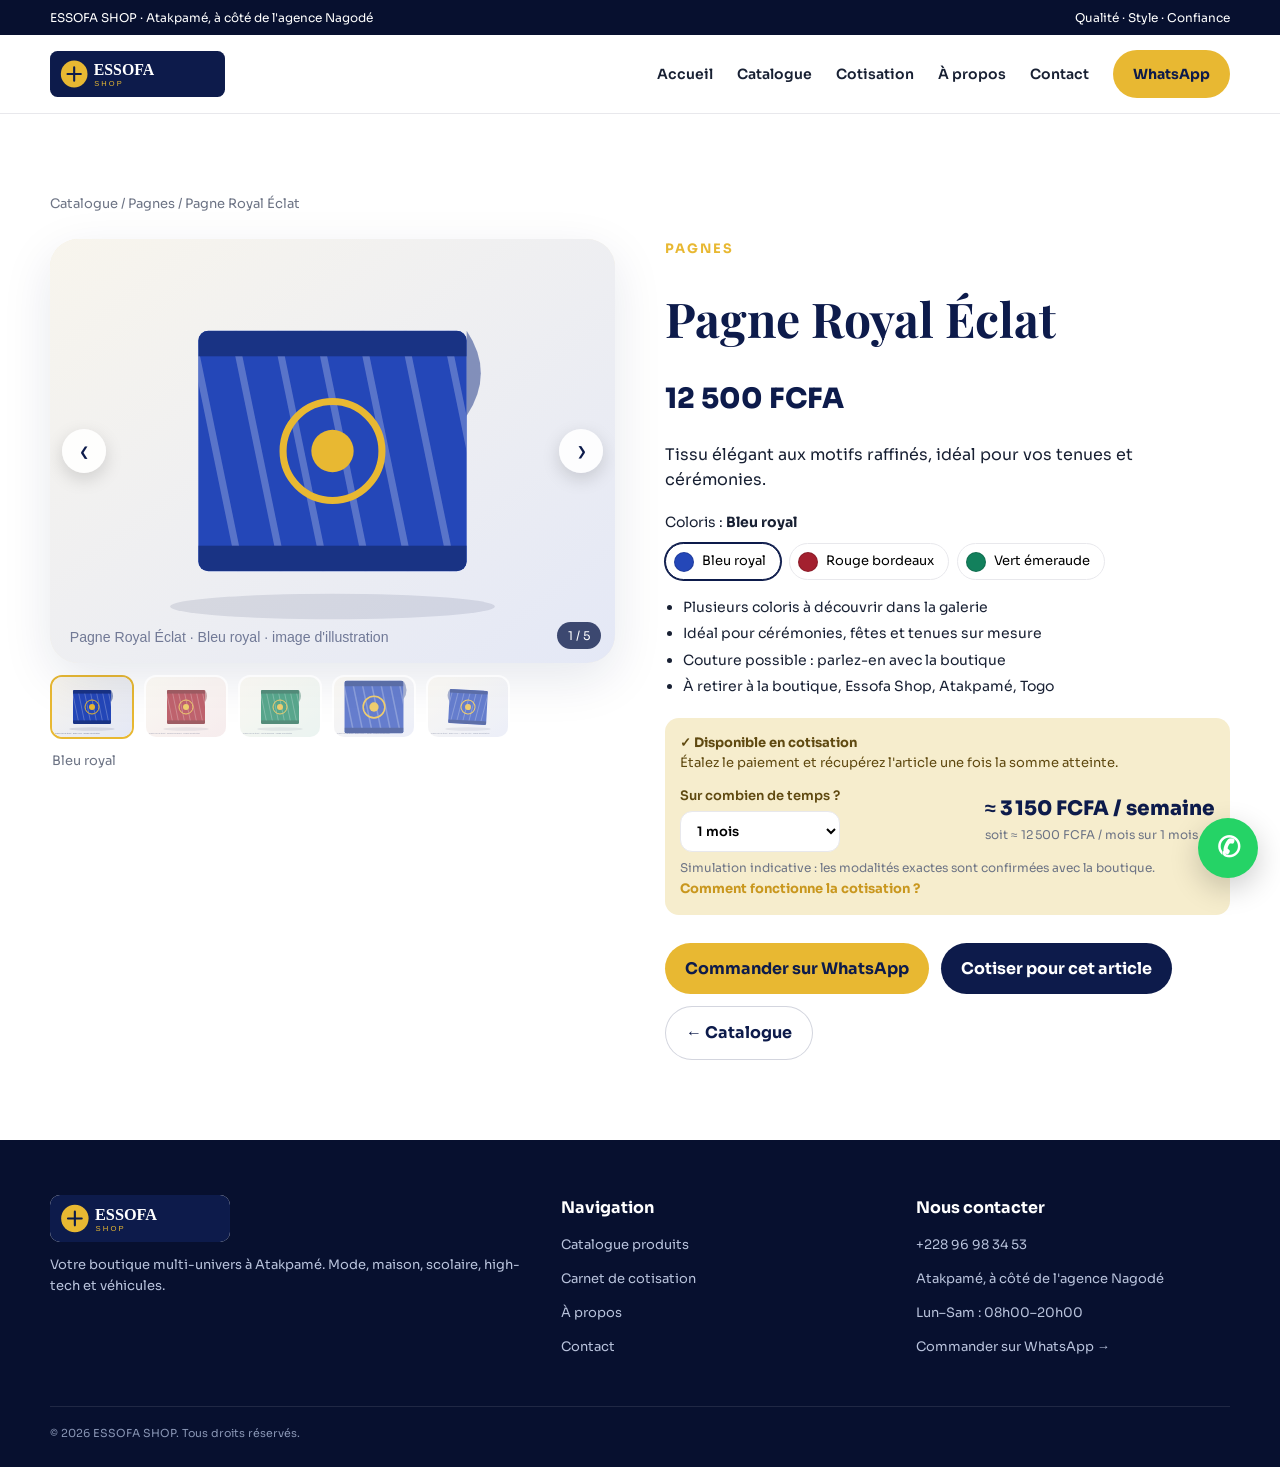
<file: produit.html>
<!doctype html>
<html lang="fr">

<head>
    <meta charset="UTF-8">
    <meta name="viewport" content="width=device-width, initial-scale=1.0">
    <meta name="description"
        content="ESSOFA SHOP — Qualité, Style, Confiance. Catalogue produits et cotisation par carnet à Atakpamé, Togo.">
    <link rel="icon" href="assets/favicon.svg">
    <link rel="stylesheet" href="css/style.css">
    <title>Produit — ESSOFA SHOP</title>
</head>

<body>
    <div class="topbar">
        <div class="container"><span>ESSOFA SHOP · Atakpamé, à côté de l'agence Nagodé</span><span>Qualité · Style · Confiance</span></div>
    </div>
    <nav class="nav">
        <div class="container navin"><a href="index.html"><img class="logo" src="assets/logo.svg"
                    alt="ESSOFA SHOP"></a><button class="menu" aria-label="Menu">☰</button>
            <div class="links"><a href="index.html">Accueil</a><a href="catalogue.html">Catalogue</a><a
                    href="cotisation.html">Cotisation</a><a href="a-propos.html">À propos</a><a
                    href="contact.html">Contact</a><a class="btn btn-gold wa" href="#">WhatsApp</a></div>
        </div>
    </nav>
    <main class="section">
        <div class="container" id="detail"></div>
    </main>
    <footer class="footer">
        <div class="container footer-grid">
            <div><img src="assets/logo.svg" style="width:180px;background:#fff;border-radius:10px" alt="ESSOFA SHOP">
                <p>Votre boutique multi-univers à Atakpamé. Mode, maison, scolaire, high-tech et véhicules.</p>
            </div>
            <div>
                <h4>Navigation</h4>
                <p><a href="catalogue.html">Catalogue produits</a></p>
                <p><a href="cotisation.html">Carnet de cotisation</a></p>
                <p><a href="a-propos.html">À propos</a></p>
                <p><a href="contact.html">Contact</a></p>
            </div>
            <div>
                <h4>Nous contacter</h4>
                <p class="phone-display">+228 96 98 34 53</p>
                <p>Atakpamé, à côté de l'agence Nagodé</p>
                <p>Lun–Sam : 08h00–20h00</p>
                <p><a class="wa" href="#">Commander sur WhatsApp →</a></p>
            </div>
        </div>
        <div class="container copy">© 2026 ESSOFA SHOP. Tous droits réservés.</div>
    </footer><a class="whatsapp wa" href="#" aria-label="Contacter ESSOFA SHOP sur WhatsApp">✆</a>
    <script src="js/config.js"></script>
    <script src="js/data.js"></script>
    <script src="js/app.js"></script>
</body>

</html>
</file>
<file: css/style.css>
@import url('https://fonts.googleapis.com/css2?family=Playfair+Display:wght@600;700&family=Sora:wght@400;500;600;700&display=swap');

:root {
    --navy: #0D1B4B;
    --navy2: #07102f;
    --gold: #E8B832;
    --gold2: #C9971E;
    --cream: #F8F5ED;
    --ink: #182033;
    --muted: #6D7485;
    --white: #fff;
    --line: #e8e8ec;
    --shadow: 0 16px 50px rgba(13, 27, 75, .10);
    --radius: 22px
}

* {
    box-sizing: border-box
}

html {
    scroll-behavior: smooth
}

body {
    margin: 0;
    color: var(--ink);
    font-family: Sora, Arial, sans-serif;
    background: #fff;
    line-height: 1.6
}

a {
    text-decoration: none;
    color: inherit
}

button, input {
    font: inherit
}

img {
    max-width: 100%;
    display: block
}

.container {
    width: min(1180px, calc(100% - 36px));
    margin: auto
}

.topbar {
    background: var(--navy2);
    color: #fff;
    font-size: 12px;
    padding: 8px 0
}

.topbar .container {
    display: flex;
    justify-content: space-between;
    gap: 12px
}

.nav {
    position: sticky;
    top: 0;
    z-index: 50;
    background: rgba(255, 255, 255, .96);
    backdrop-filter: blur(12px);
    border-bottom: 1px solid var(--line)
}

.navin {
    height: 78px;
    display: flex;
    align-items: center;
    justify-content: space-between;
    gap: 25px
}

.logo {
    width: 175px
}

.links {
    display: flex;
    align-items: center;
    gap: 24px;
    font-size: 14px;
    font-weight: 600
}

.links a:hover, .links a.active {
    color: var(--gold2)
}

.menu {
    display: none;
    border: 0;
    background: none;
    font-size: 28px
}

.btn {
    display: inline-flex;
    align-items: center;
    justify-content: center;
    gap: 9px;
    border: 0;
    border-radius: 999px;
    padding: 13px 20px;
    font-weight: 700;
    cursor: pointer;
    transition: .2s
}

.btn-gold {
    background: var(--gold);
    color: var(--navy)
}

.btn-gold:hover {
    transform: translateY(-2px);
    box-shadow: 0 8px 20px rgba(201, 151, 30, .25)
}

.btn-dark {
    background: var(--navy);
    color: #fff
}

.btn-outline {
    border: 1px solid rgba(13, 27, 75, .18);
    background: #fff;
    color: var(--navy)
}

.hero {
    background: radial-gradient(circle at 80% 20%, rgba(232, 184, 50, .22), transparent 30%), linear-gradient(135deg, var(--navy), #132b69);
    color: #fff;
    overflow: hidden
}

.hero .container {
    min-height: 570px;
    display: grid;
    grid-template-columns: 1.05fr .95fr;
    align-items: center;
    gap: 40px
}

.eyebrow {
    color: var(--gold);
    font-size: 13px;
    font-weight: 700;
    letter-spacing: 2px;
    text-transform: uppercase
}

.hero h1 {
    font: 700 clamp(44px, 6vw, 72px)/1.05 "Playfair Display", serif;
    margin: 15px 0 18px
}

.hero p {
    max-width: 600px;
    color: #dbe2f5;
    font-size: 17px
}

.actions {
    display: flex;
    gap: 12px;
    flex-wrap: wrap;
    margin-top: 28px
}

.hero-art {
    position: relative;
    height: 420px
}

.orb {
    position: absolute;
    border-radius: 50%;
    filter: blur(.2px)
}

.orb.one {
    width: 300px;
    height: 300px;
    background: var(--gold);
    right: 30px;
    top: 45px;
    opacity: .95
}

.orb.two {
    width: 210px;
    height: 210px;
    background: #fff;
    right: 190px;
    top: 160px;
    opacity: .16
}

.hero-card {
    position: absolute;
    right: 45px;
    top: 90px;
    width: 300px;
    height: 270px;
    border-radius: 28px;
    background: linear-gradient(145deg, #fff, #f2eee3);
    box-shadow: 0 30px 80px rgba(0, 0, 0, .25);
    padding: 26px;
    color: var(--navy);
    transform: rotate(4deg)
}

.hero-card .mark {
    font: 700 52px "Playfair Display", serif
}

.hero-card .mini {
    margin-top: 60px;
    font-weight: 700;
    color: var(--gold2)
}

.section {
    padding: 80px 0
}

.section.alt {
    background: var(--cream)
}

.section-head {
    display: flex;
    align-items: end;
    justify-content: space-between;
    gap: 20px;
    margin-bottom: 30px
}

.section h2 {
    font: 700 40px/1.1 "Playfair Display", serif;
    color: var(--navy);
    margin: 8px 0
}

.section-head p {
    color: var(--muted);
    max-width: 620px
}

.universes {
    display: grid;
    grid-template-columns: repeat(4, 1fr);
    gap: 16px
}

.universe {
    padding: 25px;
    border-radius: 20px;
    background: #fff;
    border: 1px solid var(--line);
    transition: .25s
}

.universe:hover {
    transform: translateY(-5px);
    box-shadow: var(--shadow)
}

.universe .ico, .cat-icon {
    width: 52px;
    height: 52px;
    display: grid;
    place-items: center;
    border-radius: 16px;
    background: #f6edcd;
    color: var(--gold2);
    font-size: 24px
}

.universe h3 {
    margin: 18px 0 6px;
    color: var(--navy);
    font-size: 17px
}

.universe p {
    font-size: 13px;
    color: var(--muted);
    margin: 0
}

.products {
    display: grid;
    grid-template-columns: repeat(4, 1fr);
    gap: 20px
}

.product {
    background: #fff;
    border: 1px solid var(--line);
    border-radius: 20px;
    overflow: hidden;
    transition: .25s;
    position: relative
}

.product:hover {
    transform: translateY(-4px);
    box-shadow: var(--shadow)
}

.product-img {
    height: 210px;
    background: linear-gradient(145deg, #f4f0e5, #dfe5f2);
    display: grid;
    place-items: center;
    position: relative
}

.product-img .bigico {
    font-size: 76px;
    filter: drop-shadow(0 8px 10px rgba(0, 0, 0, .1))
}

.badge {
    position: absolute;
    top: 12px;
    left: 12px;
    background: var(--navy);
    color: #fff;
    border-radius: 999px;
    padding: 5px 10px;
    font-size: 10px;
    font-weight: 700
}

.product-body {
    padding: 18px
}

.product-cat {
    font-size: 11px;
    text-transform: uppercase;
    letter-spacing: 1px;
    color: var(--gold2);
    font-weight: 700
}

.product h3 {
    font-size: 16px;
    margin: 6px 0
}

.price {
    font-weight: 800;
    color: var(--navy);
    font-size: 18px
}

.product-body p {
    font-size: 12px;
    color: var(--muted);
    min-height: 40px
}

.product-actions {
    display: flex;
    gap: 8px
}

.product-actions .btn {
    flex: 1;
    padding: 10px 12px;
    font-size: 12px
}

.cotise {
    background: var(--navy);
    color: #fff;
    border-radius: 28px;
    padding: 65px;
    display: grid;
    grid-template-columns: 1.1fr .9fr;
    gap: 50px;
    align-items: center;
    overflow: hidden;
    position: relative
}

.cotise h2 {
    color: #fff
}

.cotise p {
    color: #dbe2f5
}

.steps {
    display: grid;
    gap: 13px
}

.step {
    display: flex;
    gap: 14px;
    align-items: flex-start;
    background: rgba(255, 255, 255, .08);
    padding: 15px;
    border: 1px solid rgba(255, 255, 255, .1);
    border-radius: 16px
}

.num {
    width: 32px;
    height: 32px;
    flex: none;
    border-radius: 50%;
    background: var(--gold);
    color: var(--navy);
    display: grid;
    place-items: center;
    font-weight: 800
}

.testimonials {
    display: grid;
    grid-template-columns: repeat(3, 1fr);
    gap: 18px
}

.quote {
    padding: 25px;
    background: #fff;
    border: 1px solid var(--line);
    border-radius: 20px
}

.stars {
    color: var(--gold2);
    letter-spacing: 3px
}

.quote p {
    font-family: "Playfair Display", serif;
    font-size: 19px
}

.quote small {
    color: var(--muted)
}

.page-hero {
    padding: 75px 0;
    background: var(--cream);
    text-align: center
}

.page-hero h1 {
    font: 700 50px "Playfair Display", serif;
    color: var(--navy);
    margin: 8px
}

.page-hero p {
    max-width: 650px;
    margin: 10px auto;
    color: var(--muted)
}

.toolbar {
    display: flex;
    gap: 12px;
    justify-content: space-between;
    align-items: center;
    margin-bottom: 25px;
    flex-wrap: wrap
}

.filters {
    display: flex;
    gap: 8px;
    flex-wrap: wrap
}

.filter {
    border: 1px solid var(--line);
    background: #fff;
    border-radius: 999px;
    padding: 9px 14px;
    cursor: pointer;
    font-size: 12px;
    font-weight: 600
}

.filter.active, .filter:hover {
    background: var(--navy);
    color: #fff
}

.search {
    border: 1px solid var(--line);
    border-radius: 999px;
    padding: 11px 16px;
    min-width: 250px;
    outline: none
}

.about-grid {
    display: grid;
    grid-template-columns: 1fr 1fr;
    gap: 50px;
    align-items: center
}

.about-card {
    background: linear-gradient(145deg, var(--navy), #1c397d);
    border-radius: 28px;
    padding: 50px;
    color: #fff;
    min-height: 400px;
    display: flex;
    flex-direction: column;
    justify-content: end
}

.about-card strong {
    font: 700 80px "Playfair Display", serif;
    color: var(--gold)
}

.values {
    display: grid;
    gap: 12px;
    margin-top: 22px
}

.value {
    display: flex;
    gap: 15px;
    padding: 16px;
    border: 1px solid var(--line);
    border-radius: 16px
}

.value b {
    color: var(--navy)
}

.contact-grid {
    display: grid;
    grid-template-columns: 1fr 1fr;
    gap: 22px
}

.contact-card {
    padding: 28px;
    border: 1px solid var(--line);
    border-radius: 22px
}

.contact-row {
    display: flex;
    gap: 15px;
    margin: 18px 0
}

.contact-icon {
    width: 42px;
    height: 42px;
    background: #f6edcd;
    border-radius: 12px;
    display: grid;
    place-items: center
}

.map {
    min-height: 330px;
    border-radius: 22px;
    background: repeating-linear-gradient(45deg, #eef0f4, #eef0f4 12px, #e5e8ee 12px, #e5e8ee 24px);
    display: grid;
    place-items: center;
    color: var(--muted);
    text-align: center
}

.whatsapp {
    position: fixed;
    right: 22px;
    bottom: 22px;
    z-index: 80;
    width: 60px;
    height: 60px;
    border-radius: 50%;
    background: #25D366;
    color: #fff;
    display: grid;
    place-items: center;
    font-size: 28px;
    box-shadow: 0 10px 30px rgba(0, 0, 0, .2);
    font-weight: 800
}

.detail {
    display: grid;
    grid-template-columns: 1fr 1fr;
    gap: 50px;
    align-items: center
}

.detail-art {
    height: 480px;
    border-radius: 28px;
    background: linear-gradient(145deg, #f5f0e2, #dfe6f3);
    display: grid;
    place-items: center
}

.detail-art span {
    font-size: 150px
}

.detail h1 {
    font: 700 48px "Playfair Display", serif;
    color: var(--navy);
    line-height: 1.1
}

.detail .price {
    font-size: 28px;
    margin: 20px 0
}

.notice {
    padding: 15px;
    border-radius: 14px;
    background: #f6edcd;
    color: #5f4910;
    font-size: 13px;
    margin: 20px 0
}

.footer {
    background: var(--navy2);
    color: #fff;
    padding: 55px 0 25px
}

.footer-grid {
    display: grid;
    grid-template-columns: 1.5fr 1fr 1fr;
    gap: 40px
}

.footer p, .footer a {
    color: #b9c3dc;
    font-size: 13px
}

.footer h4 {
    margin: 0 0 15px;
    color: #fff
}

.copy {
    border-top: 1px solid rgba(255, 255, 255, .1);
    margin-top: 35px;
    padding-top: 18px;
    font-size: 11px;
    color: #8895b4
}

.hidden {
    display: none !important
}

@media(max-width:900px) {
    .links {
        display: none
    }

    .menu {
        display: block
    }

    .navin {
        height: 68px
    }

    .links.open {
        display: flex;
        position: absolute;
        top: 68px;
        left: 0;
        right: 0;
        background: #fff;
        padding: 18px;
        flex-direction: column;
        align-items: flex-start;
        border-bottom: 1px solid var(--line)
    }

    .hero .container {
        grid-template-columns: 1fr;
        min-height: auto;
        padding: 75px 0
    }

    .hero-art {
        height: 280px
    }

    .hero-card {
        right: 15%;
        top: 35px
    }

    .universes, .products {
        grid-template-columns: repeat(2, 1fr)
    }

    .cotise, .about-grid, .detail, .contact-grid {
        grid-template-columns: 1fr
    }

    .testimonials {
        grid-template-columns: 1fr
    }

    .footer-grid {
        grid-template-columns: 1fr 1fr
    }
}

@media(max-width:560px) {
    .container {
        width: min(100% - 24px, 1180px)
    }

    .topbar {
        display: none
    }

    .hero h1 {
        font-size: 45px
    }

    .hero-art {
        height: 250px
    }

    .hero-card {
        width: 245px;
        height: 220px;
        right: 5%;
        padding: 20px
    }

    .hero-card .mark {
        font-size: 42px
    }

    .universes, .products {
        grid-template-columns: 1fr 1fr;
        gap: 10px
    }

    .product-img {
        height: 150px
    }

    .product-img .bigico {
        font-size: 55px
    }

    .product-body {
        padding: 13px
    }

    .product-body p {
        display: none
    }

    .section {
        padding: 55px 0
    }

    .section h2 {
        font-size: 32px
    }

    .page-hero h1 {
        font-size: 40px
    }

    .detail h1 {
        font-size: 38px
    }

    .detail-art {
        height: 330px
    }

    .detail-art span {
        font-size: 110px
    }

    .footer-grid {
        grid-template-columns: 1fr
    }

    .search {
        min-width: 100%;
        width: 100%
    }

    .toolbar {
        align-items: stretch
    }
}

/* =========================================================
   ESSOFA SHOP — Motion Design
   Entrée, scroll reveal, hover, navigation et micro-interactions
   ========================================================= */

@keyframes essoFadeUp {
  from { opacity: 0; transform: translateY(28px); }
  to { opacity: 1; transform: translateY(0); }
}
@keyframes essoFadeDown {
  from { opacity: 0; transform: translateY(-18px); }
  to { opacity: 1; transform: translateY(0); }
}
@keyframes essoFadeIn {
  from { opacity: 0; }
  to { opacity: 1; }
}
@keyframes essoScaleIn {
  from { opacity: 0; transform: scale(.92); }
  to { opacity: 1; transform: scale(1); }
}
@keyframes essoFloat {
  0%, 100% { transform: translateY(0) rotate(4deg); }
  50% { transform: translateY(-12px) rotate(4deg); }
}
@keyframes essoOrb {
  0%, 100% { transform: translate(0,0) scale(1); }
  50% { transform: translate(-10px,-14px) scale(1.04); }
}
@keyframes essoPulse {
  0%, 100% { box-shadow: 0 10px 30px rgba(0,0,0,.20), 0 0 0 0 rgba(37,211,102,.30); }
  50% { box-shadow: 0 12px 34px rgba(0,0,0,.24), 0 0 0 12px rgba(37,211,102,0); }
}

body {
  animation: essoFadeIn .45s ease both;
}

.nav {
  transition: background .3s ease, box-shadow .3s ease, border-color .3s ease;
}
.nav.scrolled {
  background: rgba(255,255,255,.88);
  box-shadow: 0 10px 35px rgba(13,27,75,.10);
  border-bottom-color: rgba(13,27,75,.08);
}

.hero .container > div:first-child > * {
  opacity: 0;
  animation: essoFadeUp .8s cubic-bezier(.22,1,.36,1) forwards;
}
.hero .container > div:first-child > :nth-child(1) { animation-delay: .08s; }
.hero .container > div:first-child > :nth-child(2) { animation-delay: .18s; }
.hero .container > div:first-child > :nth-child(3) { animation-delay: .30s; }
.hero .container > div:first-child > :nth-child(4) { animation-delay: .42s; }

.hero-art {
  animation: essoFadeIn .9s .18s ease both;
}
.hero-card {
  animation: essoFloat 5s ease-in-out infinite;
}
.orb.one { animation: essoOrb 6s ease-in-out infinite; }
.orb.two { animation: essoOrb 7s .5s ease-in-out infinite reverse; }

.reveal {
  opacity: 0;
  transform: translateY(34px);
  transition: opacity .75s cubic-bezier(.22,1,.36,1),
              transform .75s cubic-bezier(.22,1,.36,1);
  transition-delay: var(--reveal-delay, 0ms);
}
.reveal.is-visible {
  opacity: 1;
  transform: none;
}

.reveal-scale {
  opacity: 0;
  transform: scale(.94);
  transition: opacity .7s ease, transform .7s cubic-bezier(.22,1,.36,1);
}
.reveal-scale.is-visible {
  opacity: 1;
  transform: scale(1);
}

/* Cartes : élévation + image/icon dynamique */
.universe, .product, .quote, .value, .contact-card {
  will-change: transform;
}
.universe:hover {
  transform: translateY(-9px) scale(1.015);
}
.product:hover {
  transform: translateY(-9px);
}
.product-img {
  overflow: hidden;
}
.product-img .bigico {
  transition: transform .45s cubic-bezier(.22,1,.36,1);
}
.product:hover .product-img .bigico {
  transform: scale(1.12) rotate(-3deg);
}
.universe .ico, .contact-icon {
  transition: transform .35s ease, background .35s ease;
}
.universe:hover .ico {
  transform: rotate(-6deg) scale(1.08);
  background: #f0e2b5;
}

.btn {
  position: relative;
  overflow: hidden;
  transition: transform .25s ease, box-shadow .25s ease, background .25s ease;
}
.btn::after {
  content: "";
  position: absolute;
  inset: 0;
  background: linear-gradient(110deg, transparent 25%, rgba(255,255,255,.32) 50%, transparent 75%);
  transform: translateX(-120%);
  transition: transform .55s ease;
}
.btn:hover::after { transform: translateX(120%); }
.btn:active { transform: translateY(0) scale(.97); }

.filter {
  transition: transform .2s ease, background .25s ease, color .25s ease, box-shadow .25s ease;
}
.filter:hover {
  transform: translateY(-2px);
  box-shadow: 0 6px 16px rgba(13,27,75,.10);
}

.whatsapp {
  animation: essoPulse 2.4s ease-in-out infinite;
  transition: transform .25s ease;
}
.whatsapp:hover {
  transform: translateY(-5px) scale(1.08);
  animation-play-state: paused;
}

.page-hero {
  position: relative;
  overflow: hidden;
}
.page-hero::before,
.page-hero::after {
  content: "";
  position: absolute;
  width: 220px;
  height: 220px;
  border-radius: 50%;
  pointer-events: none;
  opacity: .35;
}
.page-hero::before {
  background: rgba(232,184,50,.20);
  top: -120px;
  left: -80px;
  animation: essoOrb 8s ease-in-out infinite;
}
.page-hero::after {
  background: rgba(13,27,75,.08);
  right: -100px;
  bottom: -130px;
  animation: essoOrb 9s 1s ease-in-out infinite reverse;
}

.section-head .eyebrow,
.page-hero .eyebrow {
  display: inline-block;
  animation: essoFadeDown .7s .08s both;
}

.links a {
  position: relative;
  transition: color .25s ease;
}
.links a::after {
  content: "";
  position: absolute;
  left: 0;
  right: 0;
  bottom: -7px;
  height: 2px;
  border-radius: 2px;
  background: var(--gold);
  transform: scaleX(0);
  transform-origin: center;
  transition: transform .25s ease;
}
.links a:hover::after,
.links a.active::after { transform: scaleX(1); }

.cotise {
  transition: transform .45s ease, box-shadow .45s ease;
}
.cotise:hover {
  transform: translateY(-4px);
  box-shadow: 0 24px 70px rgba(13,27,75,.20);
}
.step {
  transition: transform .3s ease, background .3s ease, border-color .3s ease;
}
.step:hover {
  transform: translateX(7px);
  background: rgba(255,255,255,.12);
  border-color: rgba(232,184,50,.35);
}
.num {
  transition: transform .3s ease;
}
.step:hover .num { transform: scale(1.12) rotate(6deg); }

.detail-art {
  overflow: hidden;
  transition: transform .45s ease, box-shadow .45s ease;
}
.detail-art:hover {
  transform: translateY(-6px);
  box-shadow: 0 25px 65px rgba(13,27,75,.14);
}
.detail-art span {
  transition: transform .55s cubic-bezier(.22,1,.36,1);
}
.detail-art:hover span { transform: scale(1.08) rotate(-4deg); }

/* Animation séquentielle pour les grilles générées en JS */
.stagger-item {
  opacity: 0;
  transform: translateY(22px);
}
.stagger-item.is-visible {
  opacity: 1;
  transform: translateY(0);
  transition: opacity .55s ease, transform .55s cubic-bezier(.22,1,.36,1);
  transition-delay: var(--stagger-delay, 0ms);
}

/* Respect de l'accessibilité et des préférences système */
@media (prefers-reduced-motion: reduce) {
  html { scroll-behavior: auto; }
  *, *::before, *::after {
    animation-duration: .01ms !important;
    animation-iteration-count: 1 !important;
    transition-duration: .01ms !important;
  }
  .reveal, .reveal-scale, .stagger-item {
    opacity: 1 !important;
    transform: none !important;
  }
}

/* ===== Photos produits, galerie, simulateur, localisation ===== */
.product-img { overflow: hidden; }
.product-img img { position: absolute; inset: 0; width: 100%; height: 100%; object-fit: cover; transition: transform .5s ease; }
.product:hover .product-img img { transform: scale(1.05); }
.product-img .badge { z-index: 2; }
.product-img .count { position: absolute; right: 10px; bottom: 10px; z-index: 2; background: rgba(13,27,75,.78); color: #fff; font-size: 11px; font-weight: 600; padding: 4px 10px; border-radius: 999px; }
.muted { color: var(--muted); }
.crumbs { font-size: 13px; color: var(--muted); margin-bottom: 24px; }
.crumbs a:hover { color: var(--gold2); }
.detail { align-items: start; }
.gallery-main { position: relative; border-radius: 28px; overflow: hidden; background: #f5f0e2; aspect-ratio: 4/3; box-shadow: var(--shadow); }
.gallery-main img { width: 100%; height: 100%; object-fit: cover; }
.g-nav { position: absolute; top: 50%; transform: translateY(-50%); width: 44px; height: 44px; border-radius: 50%; border: 0; background: rgba(255,255,255,.9); color: var(--navy); font-size: 28px; line-height: 1; cursor: pointer; box-shadow: 0 6px 18px rgba(0,0,0,.15); }
.g-nav.prev { left: 12px; } .g-nav.next { right: 12px; }
.g-nav:hover { background: var(--gold); }
.g-count { position: absolute; right: 14px; bottom: 14px; background: rgba(13,27,75,.78); color: #fff; font-size: 12px; padding: 4px 11px; border-radius: 999px; }
.thumbs { display: flex; gap: 10px; margin-top: 12px; overflow-x: auto; padding-bottom: 4px; }
.thumb { flex: 0 0 auto; width: 84px; height: 64px; border-radius: 12px; overflow: hidden; border: 2px solid transparent; padding: 0; background: #fff; cursor: pointer; opacity: .7; transition: .2s; }
.thumb img { width: 100%; height: 100%; object-fit: cover; }
.thumb.on, .thumb:hover { opacity: 1; border-color: var(--gold); }
.g-caption { font-size: 13px; color: var(--muted); margin: 8px 2px 0; }
.opt-title { margin-top: 18px; font-size: 14px; }
.swatches { display: flex; flex-wrap: wrap; gap: 8px; margin: 10px 0 4px; }
.swatch { display: inline-flex; align-items: center; gap: 8px; padding: 7px 14px 7px 8px; border-radius: 999px; border: 1px solid var(--line); background: #fff; font-size: 13px; cursor: pointer; }
.swatch i { width: 20px; height: 20px; border-radius: 50%; border: 1px solid rgba(0,0,0,.15); }
.swatch.on { border-color: var(--navy); box-shadow: 0 0 0 1px var(--navy); }
.highlights { padding-left: 18px; margin: 16px 0; font-size: 14px; color: var(--ink); }
.highlights li { margin: 4px 0; }
.sim { display: flex; align-items: center; justify-content: space-between; gap: 14px; flex-wrap: wrap; margin: 12px 0 6px; }
.sim select, .sim-card select { padding: 10px 12px; border-radius: 12px; border: 1px solid var(--line); background: #fff; font: inherit; max-width: 100%; }
.sim label, .sim-card label { display: grid; gap: 4px; font-size: 13px; font-weight: 600; }
.sim-out b { display: block; font-size: 20px; color: var(--navy); }
.sim-out span { font-size: 20px; font-weight: 800; color: var(--navy); display: block; }
.sim-out small, .notice small { font-size: 12px; color: var(--muted); }
.inline { color: var(--gold2); font-weight: 700; font-size: 13px; }
.sim-card { display: grid; grid-template-columns: 1.3fr .8fr; gap: 18px; align-items: end; background: var(--cream); border: 1px solid var(--line); border-radius: 24px; padding: 28px; }
.sim-card .sim-res { grid-column: 1 / -1; display: grid; grid-template-columns: repeat(3, 1fr); gap: 12px; }
.sim-res > div { background: #fff; border-radius: 16px; padding: 16px; border: 1px solid var(--line); }
.sim-res small { display: block; color: var(--muted); font-size: 12px; }
.sim-res b { font-size: 22px; color: var(--navy); }
.sim-card .btn { grid-column: 1 / -1; justify-self: start; }
.steps-light { max-width: 880px; margin: auto; }
.steps-light .step { background: #fff; border: 1px solid var(--line); color: var(--ink); }
.faq-wrap { max-width: 820px; }
.faq { border: 1px solid var(--line); border-radius: 16px; padding: 4px 20px; margin-bottom: 10px; background: #fff; }
.faq summary { cursor: pointer; font-weight: 700; color: var(--navy); padding: 14px 0; }
.faq p { margin: 0 0 14px; color: var(--muted); font-size: 14px; }
.visit { display: grid; grid-template-columns: 1fr 1.1fr; gap: 40px; align-items: center; }
.map-embed { width: 100%; min-height: 340px; height: 100%; border: 0; border-radius: 22px; box-shadow: var(--shadow); background: #eef0f4; }
.contact-grid .map-embed { min-height: 420px; }
@media (max-width: 900px) { .visit, .sim-card { grid-template-columns: 1fr; } .sim-card .sim-res { grid-template-columns: 1fr; } }
@media (max-width: 560px) { .gallery-main { border-radius: 20px; } .thumb { width: 70px; height: 54px; } }
</file>
